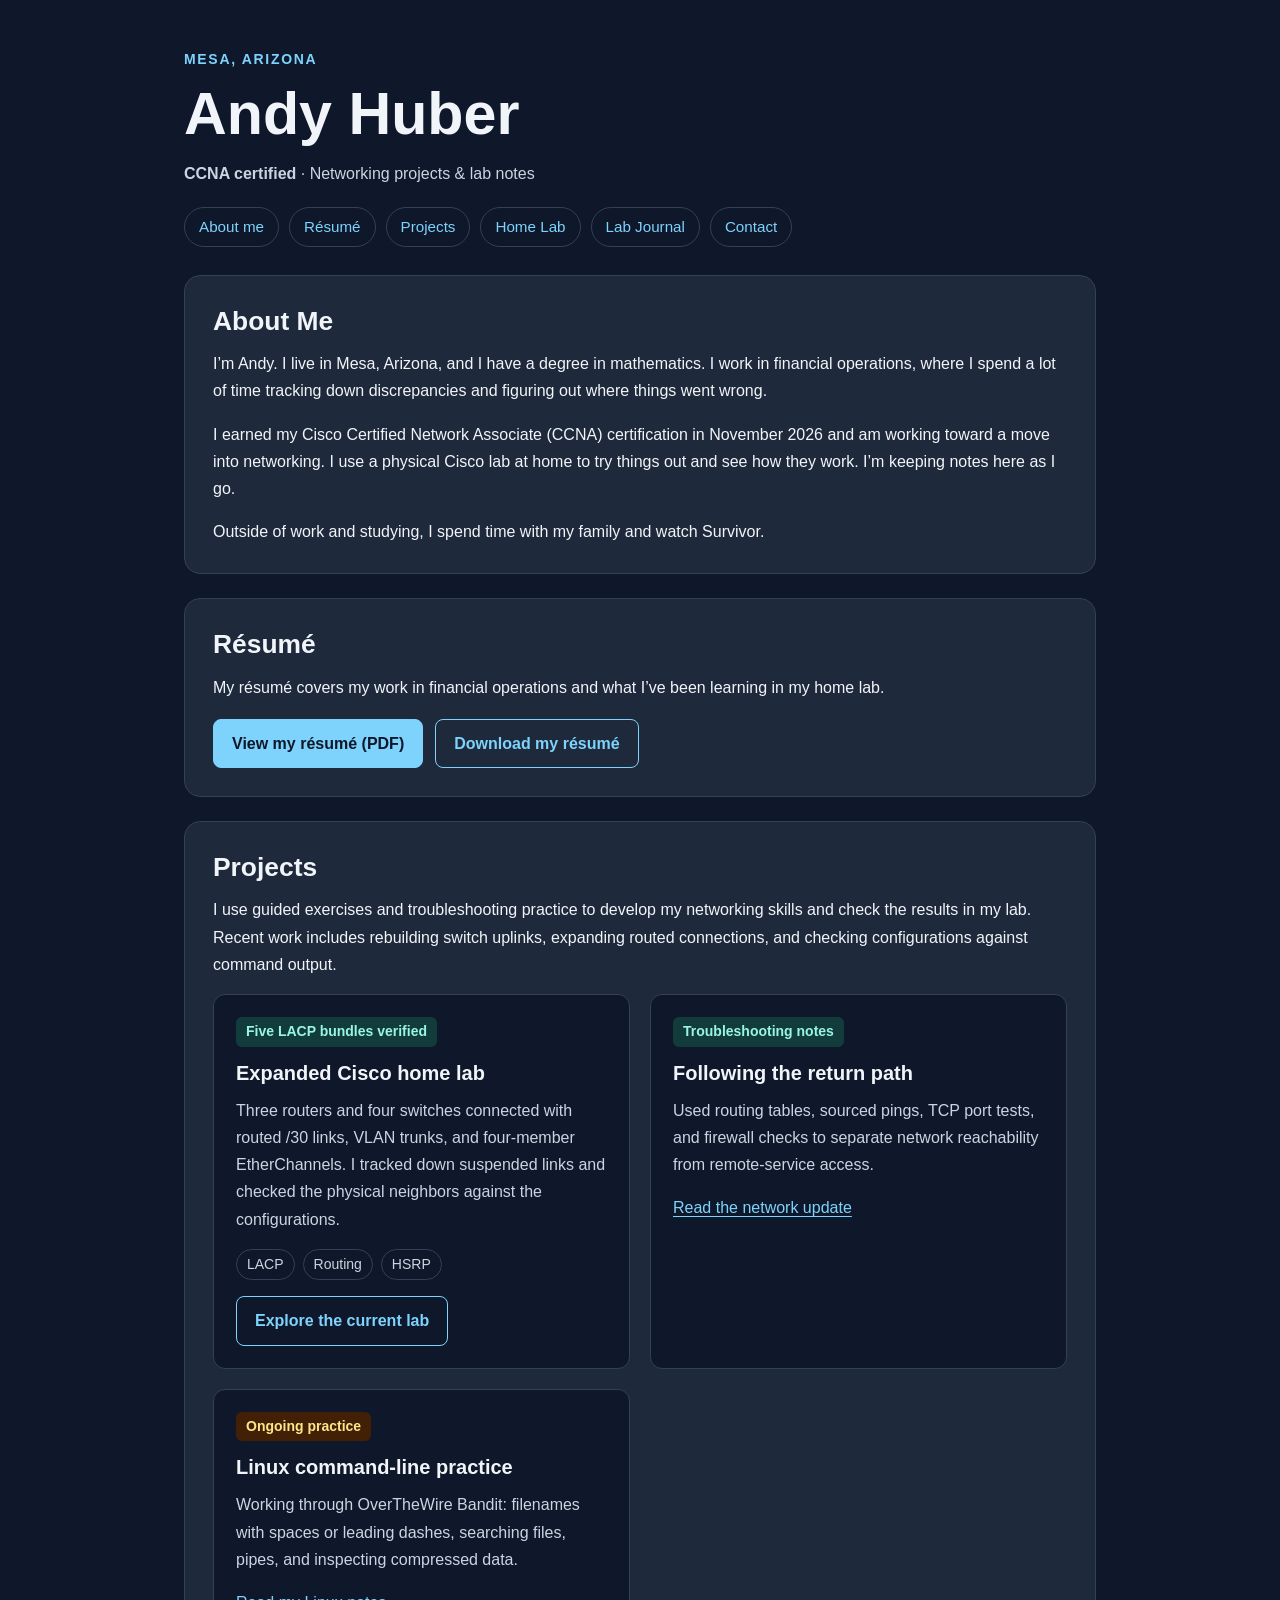
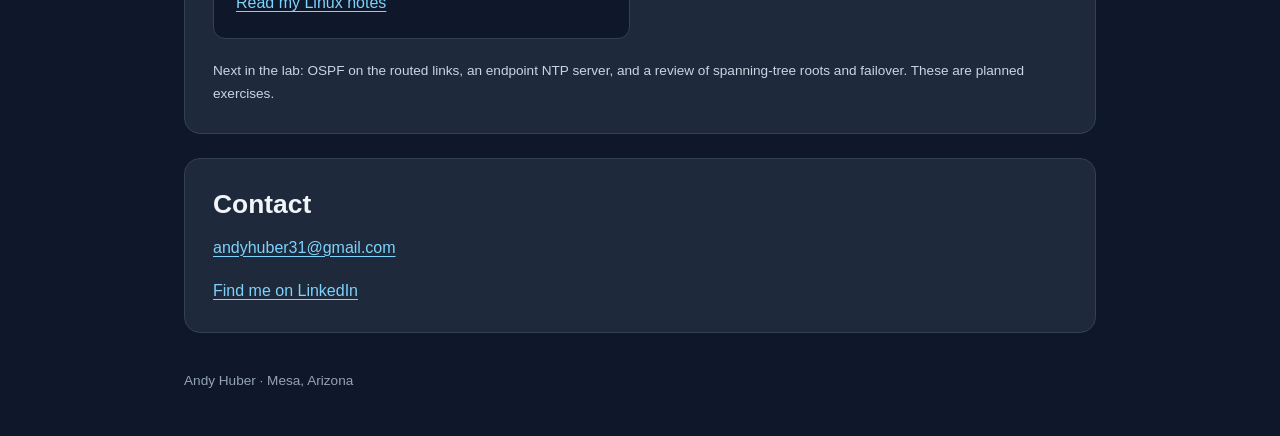
<file: index.html>
<!DOCTYPE html>
<html lang="en">
<head>
  <meta charset="UTF-8">
  <meta name="viewport" content="width=device-width, initial-scale=1">
  <title>Andy Huber, CCNA | Personal Website</title>
  <meta name="description" content="Andy Huber, Cisco Certified Network Associate (CCNA). A bit about me, my résumé, and projects and notes from my Cisco home lab.">

  <!-- Google tag (gtag.js) -->
  <script async src="https://www.googletagmanager.com/gtag/js?id=G-H0VT97FYN4"></script>
  <script>
    window.dataLayer = window.dataLayer || [];
    function gtag(){dataLayer.push(arguments);}
    gtag('js', new Date());
    gtag('config', 'G-H0VT97FYN4');
  </script>

  <link rel="stylesheet" href="portfolio.css">
</head>
<body>
  <a class="skip-link" href="#main">Skip to content</a>
  <div class="page">
    <header>
      <p class="location">MESA, ARIZONA</p>
      <h1>Andy Huber</h1>
      <p class="subtitle"><strong>CCNA certified</strong> · Networking projects &amp; lab notes</p>
      <nav aria-label="Main navigation">
        <a href="#about">About me</a>
        <a href="#resume">Résumé</a>
        <a href="#projects">Projects</a>
        <a href="home-lab.html">Home Lab</a>
        <a href="lab-journal.html">Lab Journal</a>
        <a href="#contact">Contact</a>
      </nav>
    </header>

    <main id="main">
      <section id="about" aria-labelledby="about-heading">
        <h2 id="about-heading">About Me</h2>
        <p>I’m Andy. I live in Mesa, Arizona, and I have a degree in mathematics. I work in financial operations, where I spend a lot of time tracking down discrepancies and figuring out where things went wrong.</p>
        <p>I earned my Cisco Certified Network Associate (CCNA) certification in November 2026 and am working toward a move into networking. I use a physical Cisco lab at home to try things out and see how they work. I’m keeping notes here as I go.</p>
        <p>Outside of work and studying, I spend time with my family and watch Survivor.</p>
      </section>

      <section id="resume" aria-labelledby="resume-heading">
        <h2 id="resume-heading">Résumé</h2>
        <p>My résumé covers my work in financial operations and what I’ve been learning in my home lab.</p>
        <div class="actions">
          <a class="button primary" href="resume.pdf" target="_blank" rel="noopener" data-resume-action="view">View my résumé (PDF)</a>
          <a class="button secondary" href="resume.pdf" download="Andy-Huber-Resume.pdf" data-resume-action="download">Download my résumé</a>
        </div>
      </section>

      <section id="projects" aria-labelledby="projects-heading">
        <h2 id="projects-heading">Projects</h2>
        <p>I use guided exercises and troubleshooting practice to develop my networking skills and check the results in my lab. Recent work includes rebuilding switch uplinks, expanding routed connections, and checking configurations against command output.</p>
        <div class="project-grid">
          <article class="project-card">
            <span class="badge">Five LACP bundles verified</span>
            <h3>Expanded Cisco home lab</h3>
            <p>Three routers and four switches connected with routed /30 links, VLAN trunks, and four-member EtherChannels. I tracked down suspended links and checked the physical neighbors against the configurations.</p>
            <ul class="tags"><li>LACP</li><li>Routing</li><li>HSRP</li></ul>
            <a class="button secondary" href="home-lab.html">Explore the current lab</a>
          </article>
          <article class="project-card">
            <span class="badge">Troubleshooting notes</span>
            <h3>Following the return path</h3>
            <p>Used routing tables, sourced pings, TCP port tests, and firewall checks to separate network reachability from remote-service access.</p>
            <a href="lab-journal.html#network-refresh-2026-11-16">Read the network update</a>
          </article>
          <article class="project-card">
            <span class="badge planned">Ongoing practice</span>
            <h3>Linux command-line practice</h3>
            <p>Working through OverTheWire Bandit: filenames with spaces or leading dashes, searching files, pipes, and inspecting compressed data.</p>
            <a href="lab-journal.html#linux-practice-2026-11">Read my Linux notes</a>
          </article>
        </div>
        <p class="note" style="margin-top:20px">Next in the lab: OSPF on the routed links, an endpoint NTP server, and a review of spanning-tree roots and failover. These are planned exercises.</p>
      </section>

      <section id="contact" aria-labelledby="contact-heading">
        <h2 id="contact-heading">Contact</h2>
        <p><a href="mailto:andyhuber31@gmail.com">andyhuber31@gmail.com</a></p>
        <p><a href="https://www.linkedin.com/in/andyhuber31" target="_blank" rel="noopener">Find me on LinkedIn</a></p>
      </section>
    </main>

    <footer>Andy Huber · Mesa, Arizona</footer>
  </div>

  <!-- Track the two resume links separately in Google Analytics. -->
  <script>
    document.addEventListener('click', function(event) {
      var link = event.target.closest('a[data-resume-action]');
      if (!link || typeof gtag !== 'function') return;
      var eventName = link.dataset.resumeAction === 'download'
        ? 'resume_download_click'
        : 'resume_view_click';
      gtag('event', eventName, {
        file_name: 'resume.pdf',
        link_url: link.href
      });
    });
  </script>

  <!-- Cloudflare Web Analytics -->
  <script type="module" src="https://static.cloudflareinsights.com/beacon.min.js" data-cf-beacon='{"token":"07d99b23a81049009a8aa54aee724ecf"}'></script>
  <!-- End Cloudflare Web Analytics -->
</body>
</html>
</file>
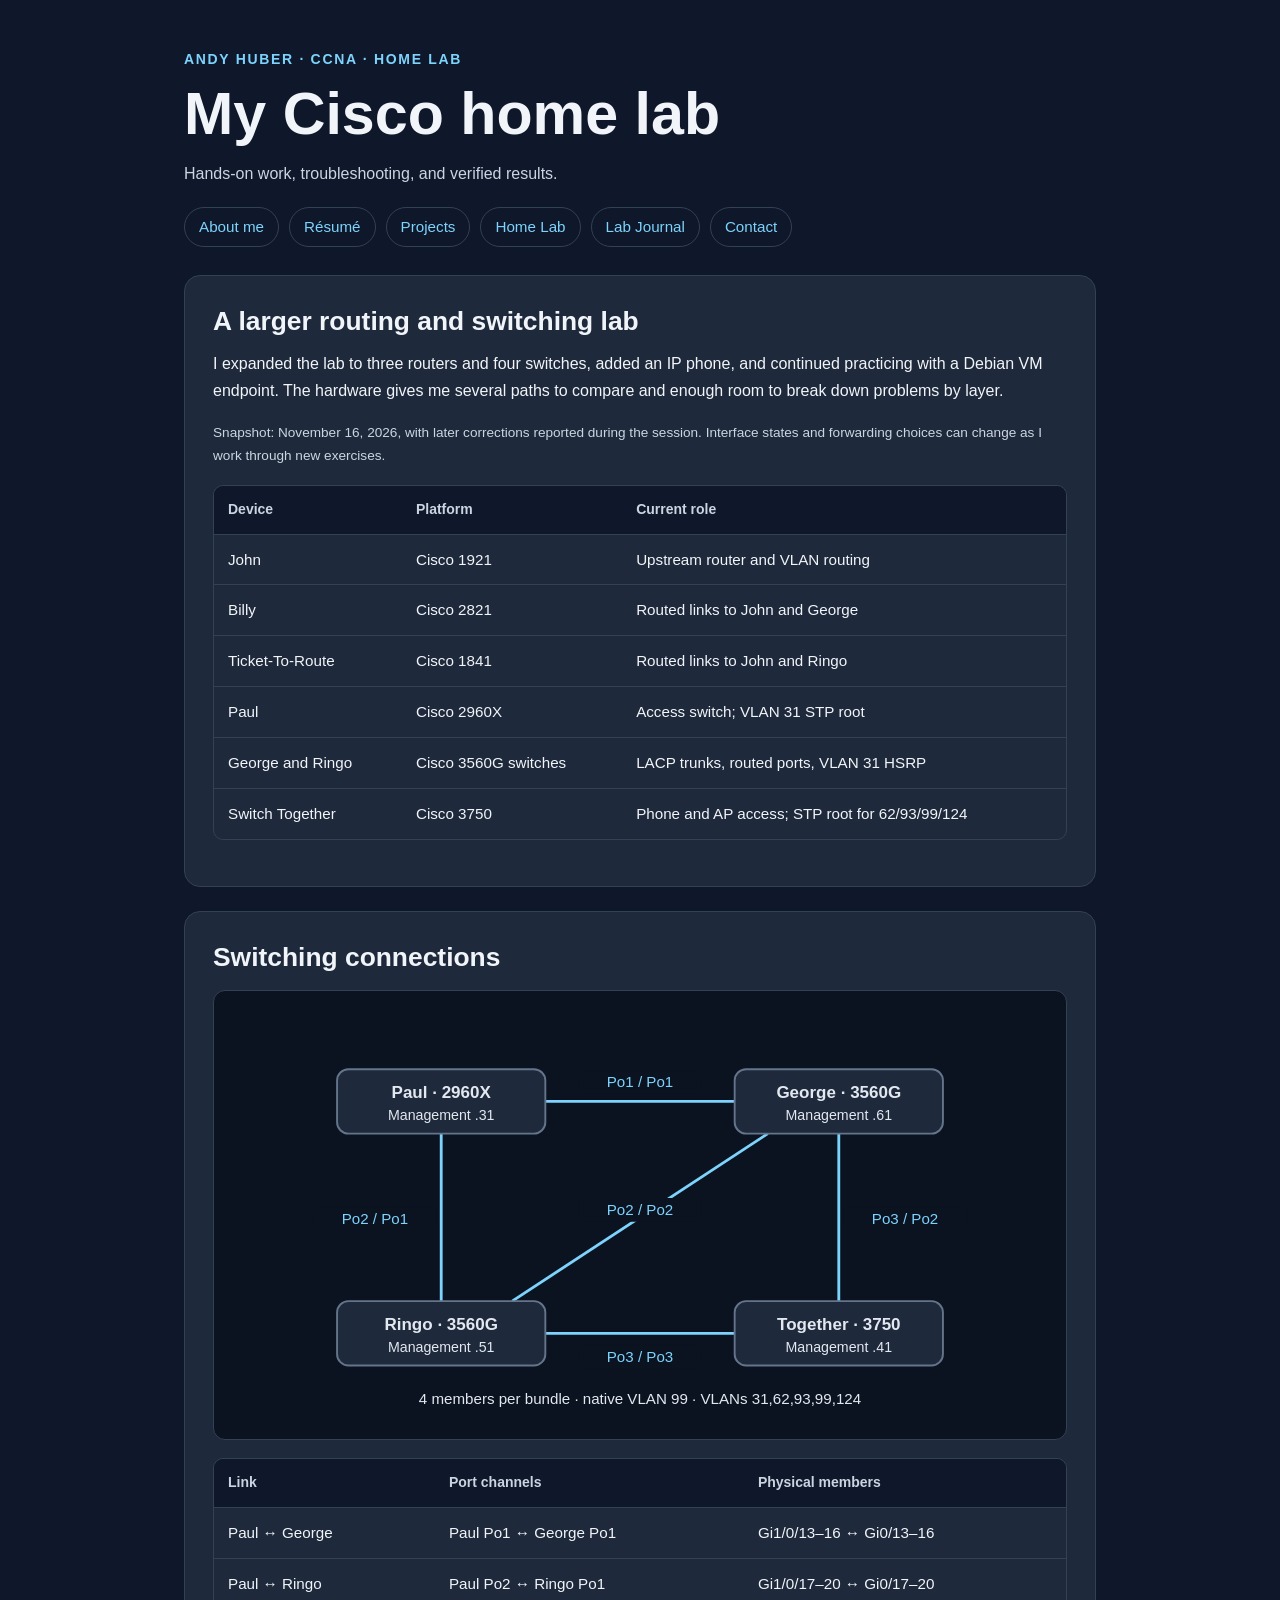
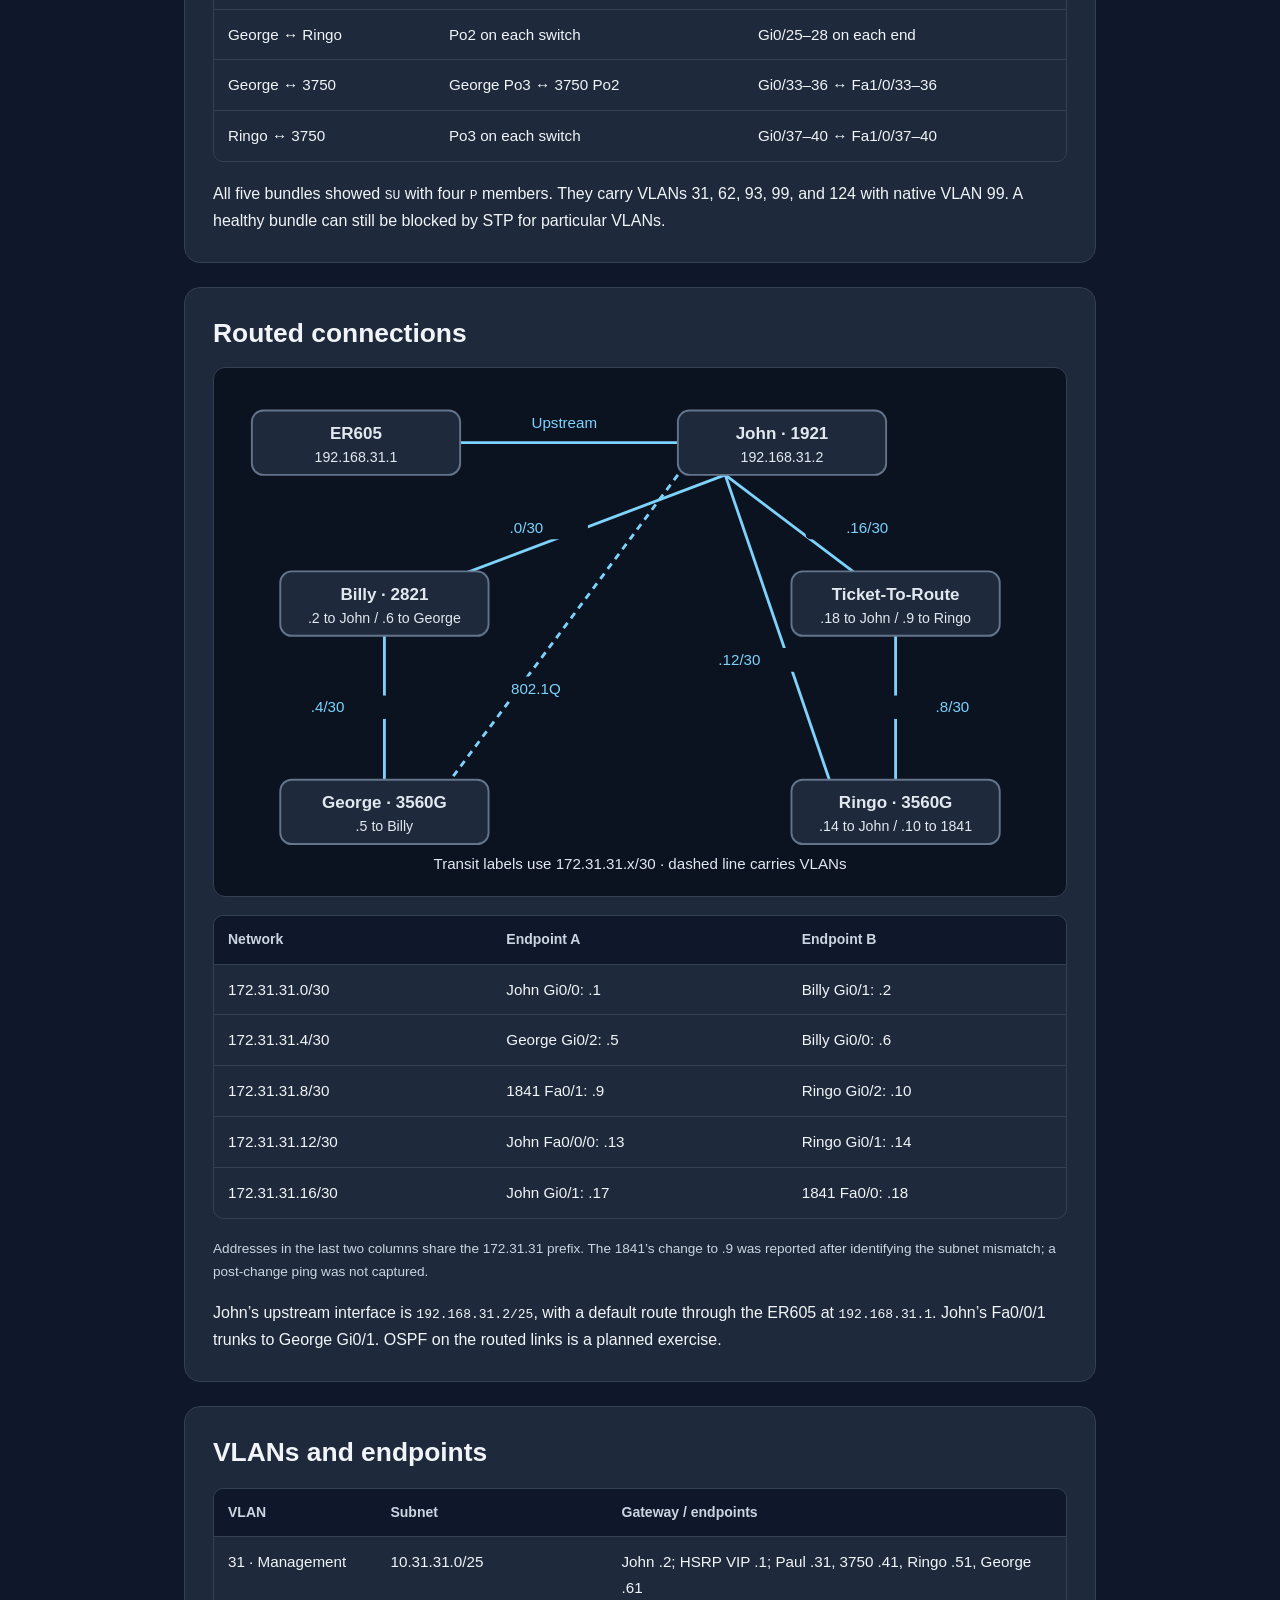
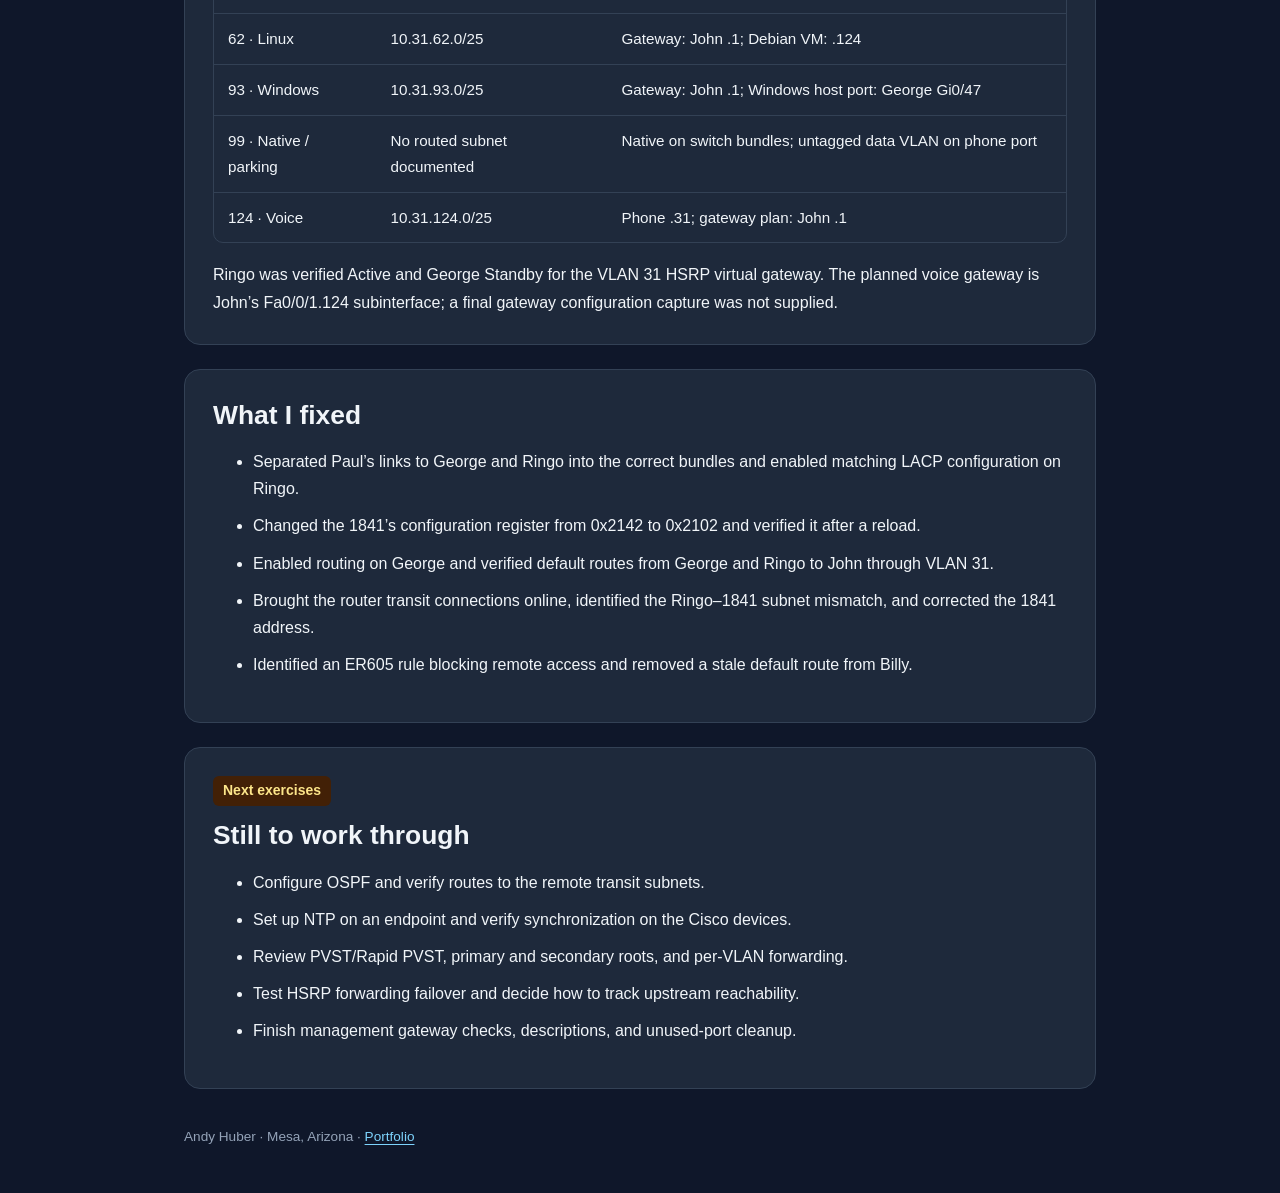
<file: home-lab.html>
<!DOCTYPE html>
<html lang="en"><head><meta charset="UTF-8"><meta name="viewport" content="width=device-width, initial-scale=1"><title>My Cisco home lab | Andy Huber, CCNA</title><meta name="description" content="Current Cisco home lab topology, five LACP bundles, routed links, VLAN addressing, and verified troubleshooting work."><link rel="stylesheet" href="portfolio.css">  <!-- Google tag (gtag.js) -->
  <script async src="https://www.googletagmanager.com/gtag/js?id=G-H0VT97FYN4"></script>
  <script>
    window.dataLayer = window.dataLayer || [];
    function gtag(){dataLayer.push(arguments);}
    gtag('js', new Date());
    gtag('config', 'G-H0VT97FYN4');
  </script></head>
<body><a class="skip-link" href="#main">Skip to content</a><div class="page"><header><p class="location">ANDY HUBER · CCNA · HOME LAB</p><h1>My Cisco home lab</h1><p class="subtitle">Hands-on work, troubleshooting, and verified results.</p><nav aria-label="Main navigation"><a href="index.html#about">About me</a><a href="index.html#resume">Résumé</a><a href="index.html#projects">Projects</a><a href="home-lab.html">Home Lab</a><a href="lab-journal.html">Lab Journal</a><a href="index.html#contact">Contact</a></nav></header><main id="main"><section><h2>A larger routing and switching lab</h2><p>I expanded the lab to three routers and four switches, added an IP phone, and continued practicing with a Debian VM endpoint. The hardware gives me several paths to compare and enough room to break down problems by layer.</p><p class="note">Snapshot: November 16, 2026, with later corrections reported during the session. Interface states and forwarding choices can change as I work through new exercises.</p><div class="table-wrap" role="region" aria-label="Device table" tabindex="0"><table><thead><tr><th scope="col">Device</th><th scope="col">Platform</th><th scope="col">Current role</th></tr></thead><tbody><tr><td>John</td><td>Cisco 1921</td><td>Upstream router and VLAN routing</td></tr><tr><td>Billy</td><td>Cisco 2821</td><td>Routed links to John and George</td></tr><tr><td>Ticket-To-Route</td><td>Cisco 1841</td><td>Routed links to John and Ringo</td></tr><tr><td>Paul</td><td>Cisco 2960X</td><td>Access switch; VLAN 31 STP root</td></tr><tr><td>George and Ringo</td><td>Cisco 3560G switches</td><td>LACP trunks, routed ports, VLAN 31 HSRP</td></tr><tr><td>Switch Together</td><td>Cisco 3750</td><td>Phone and AP access; STP root for 62/93/99/124</td></tr></tbody></table></div></section>
<section><h2>Switching connections</h2><a class="diagram-link" href="switching-topology.svg" target="_blank" rel="noopener"><img class="topology" src="switching-topology.svg" alt="Four-switch topology: Paul connects to George and Ringo; George and Ringo connect to each other and the 3750. Each connection is a four-member LACP bundle." width="900" height="450"></a><div class="table-wrap" role="region" aria-label="Link table" tabindex="0"><table><thead><tr><th scope="col">Link</th><th scope="col">Port channels</th><th scope="col">Physical members</th></tr></thead><tbody><tr><td>Paul ↔ George</td><td>Paul Po1 ↔ George Po1</td><td>Gi1/0/13–16 ↔ Gi0/13–16</td></tr><tr><td>Paul ↔ Ringo</td><td>Paul Po2 ↔ Ringo Po1</td><td>Gi1/0/17–20 ↔ Gi0/17–20</td></tr><tr><td>George ↔ Ringo</td><td>Po2 on each switch</td><td>Gi0/25–28 on each end</td></tr><tr><td>George ↔ 3750</td><td>George Po3 ↔ 3750 Po2</td><td>Gi0/33–36 ↔ Fa1/0/33–36</td></tr><tr><td>Ringo ↔ 3750</td><td>Po3 on each switch</td><td>Gi0/37–40 ↔ Fa1/0/37–40</td></tr></tbody></table></div><p>All five bundles showed <code>SU</code> with four <code>P</code> members. They carry VLANs 31, 62, 93, 99, and 124 with native VLAN 99. A healthy bundle can still be blocked by STP for particular VLANs.</p></section>
<section><h2>Routed connections</h2><a class="diagram-link" href="routed-topology.svg" target="_blank" rel="noopener"><img class="topology" src="routed-topology.svg" alt="John connects upstream to ER605 and by routed links to Billy, Ringo, and the 1841. Billy connects to George, and the 1841 connects to Ringo. John also trunks VLANs to George." width="900" height="530"></a><div class="table-wrap" role="region" aria-label="Network table" tabindex="0"><table><thead><tr><th scope="col">Network</th><th scope="col">Endpoint A</th><th scope="col">Endpoint B</th></tr></thead><tbody><tr><td>172.31.31.0/30</td><td>John Gi0/0: .1</td><td>Billy Gi0/1: .2</td></tr><tr><td>172.31.31.4/30</td><td>George Gi0/2: .5</td><td>Billy Gi0/0: .6</td></tr><tr><td>172.31.31.8/30</td><td>1841 Fa0/1: .9</td><td>Ringo Gi0/2: .10</td></tr><tr><td>172.31.31.12/30</td><td>John Fa0/0/0: .13</td><td>Ringo Gi0/1: .14</td></tr><tr><td>172.31.31.16/30</td><td>John Gi0/1: .17</td><td>1841 Fa0/0: .18</td></tr></tbody></table></div><p class="note">Addresses in the last two columns share the 172.31.31 prefix. The 1841’s change to .9 was reported after identifying the subnet mismatch; a post-change ping was not captured.</p><p>John’s upstream interface is <code>192.168.31.2/25</code>, with a default route through the ER605 at <code>192.168.31.1</code>. John’s Fa0/0/1 trunks to George Gi0/1. OSPF on the routed links is a planned exercise.</p></section>
<section><h2>VLANs and endpoints</h2><div class="table-wrap" role="region" aria-label="VLAN table" tabindex="0"><table><thead><tr><th scope="col">VLAN</th><th scope="col">Subnet</th><th scope="col">Gateway / endpoints</th></tr></thead><tbody><tr><td>31 · Management</td><td>10.31.31.0/25</td><td>John .2; HSRP VIP .1; Paul .31, 3750 .41, Ringo .51, George .61</td></tr><tr><td>62 · Linux</td><td>10.31.62.0/25</td><td>Gateway: John .1; Debian VM: .124</td></tr><tr><td>93 · Windows</td><td>10.31.93.0/25</td><td>Gateway: John .1; Windows host port: George Gi0/47</td></tr><tr><td>99 · Native / parking</td><td>No routed subnet documented</td><td>Native on switch bundles; untagged data VLAN on phone port</td></tr><tr><td>124 · Voice</td><td>10.31.124.0/25</td><td>Phone .31; gateway plan: John .1</td></tr></tbody></table></div><p>Ringo was verified Active and George Standby for the VLAN 31 HSRP virtual gateway. The planned voice gateway is John’s Fa0/0/1.124 subinterface; a final gateway configuration capture was not supplied.</p></section>
<section><h2>What I fixed</h2><ul class="next-list"><li>Separated Paul’s links to George and Ringo into the correct bundles and enabled matching LACP configuration on Ringo.</li><li>Changed the 1841’s configuration register from 0x2142 to 0x2102 and verified it after a reload.</li><li>Enabled routing on George and verified default routes from George and Ringo to John through VLAN 31.</li><li>Brought the router transit connections online, identified the Ringo–1841 subnet mismatch, and corrected the 1841 address.</li><li>Identified an ER605 rule blocking remote access and removed a stale default route from Billy.</li></ul></section>
<section><span class="badge planned">Next exercises</span><h2>Still to work through</h2><ul class="next-list"><li>Configure OSPF and verify routes to the remote transit subnets.</li><li>Set up NTP on an endpoint and verify synchronization on the Cisco devices.</li><li>Review PVST/Rapid PVST, primary and secondary roots, and per-VLAN forwarding.</li><li>Test HSRP forwarding failover and decide how to track upstream reachability.</li><li>Finish management gateway checks, descriptions, and unused-port cleanup.</li></ul></section></main><footer>Andy Huber · Mesa, Arizona · <a href="index.html">Portfolio</a></footer></div>  <!-- Cloudflare Web Analytics -->
  <script type="module" src="https://static.cloudflareinsights.com/beacon.min.js" data-cf-beacon='{"token":"07d99b23a81049009a8aa54aee724ecf"}'></script>
  <!-- End Cloudflare Web Analytics --></body></html>
</file>
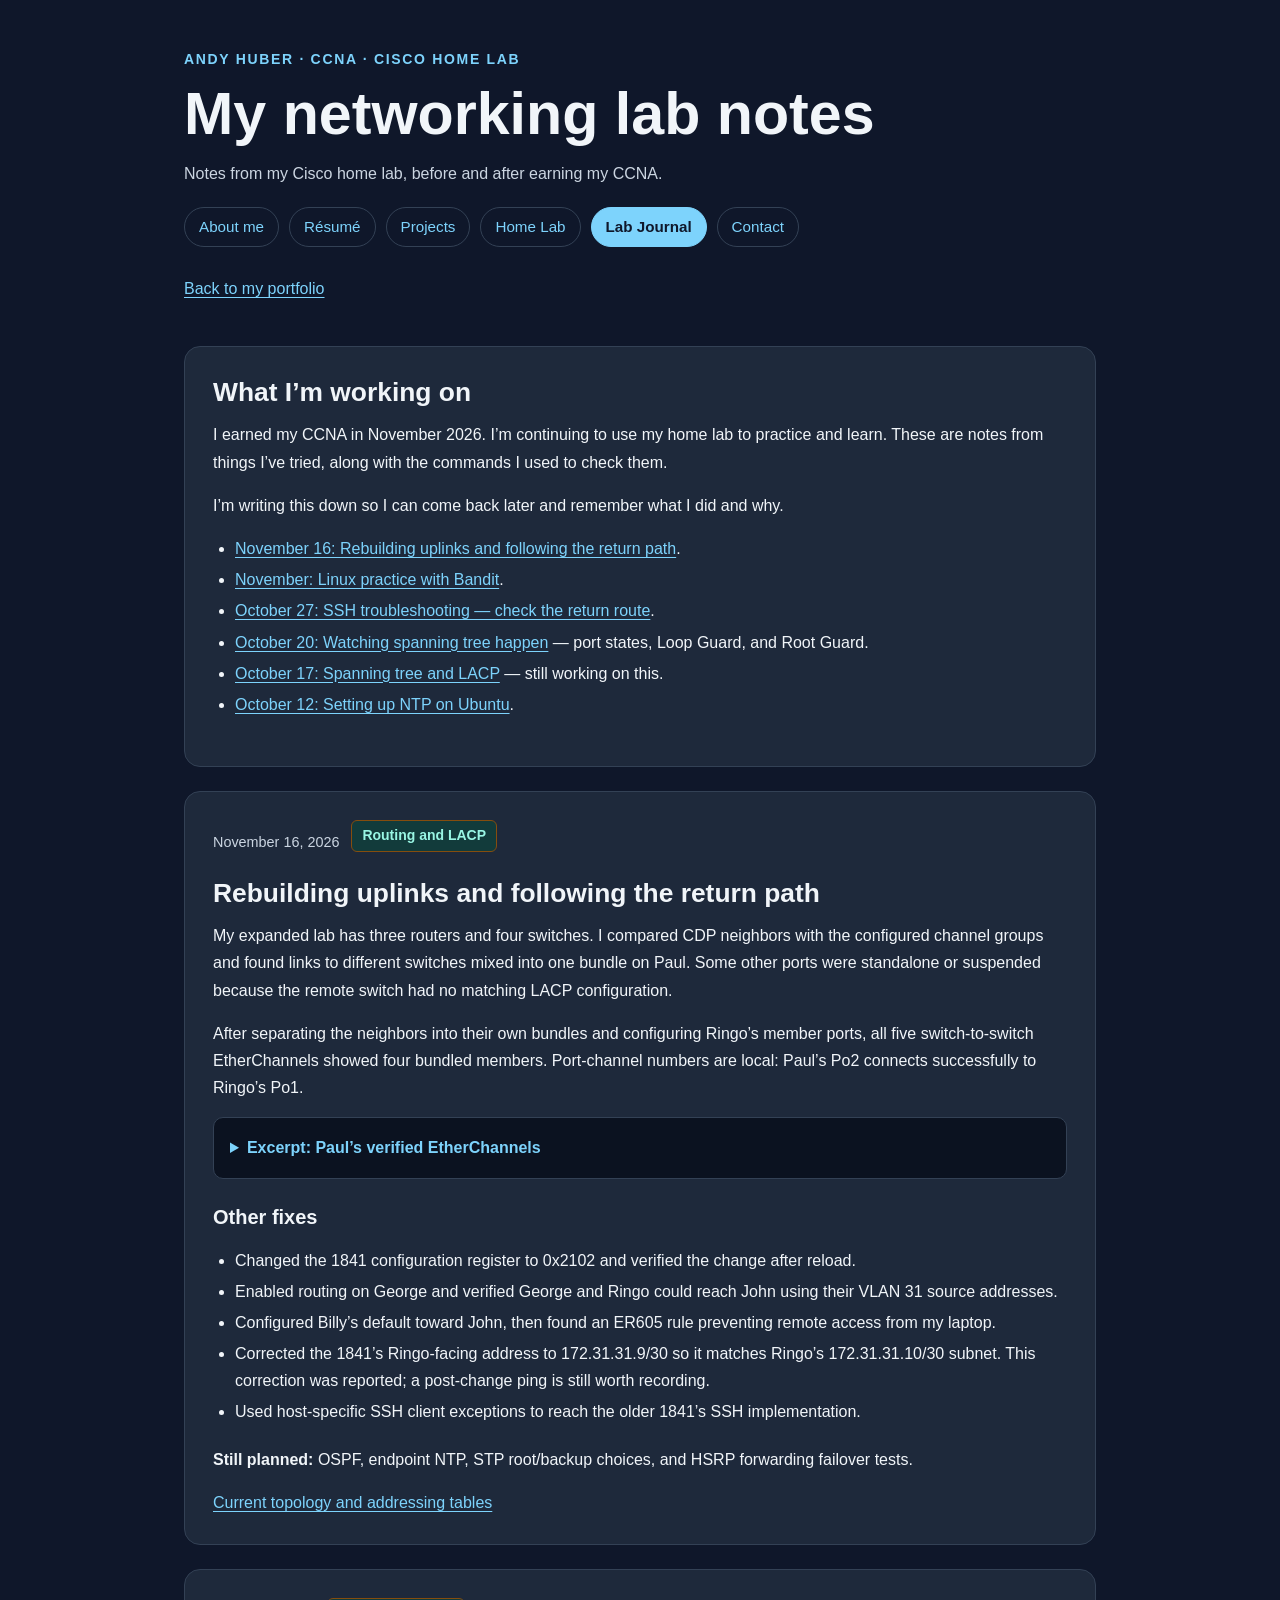
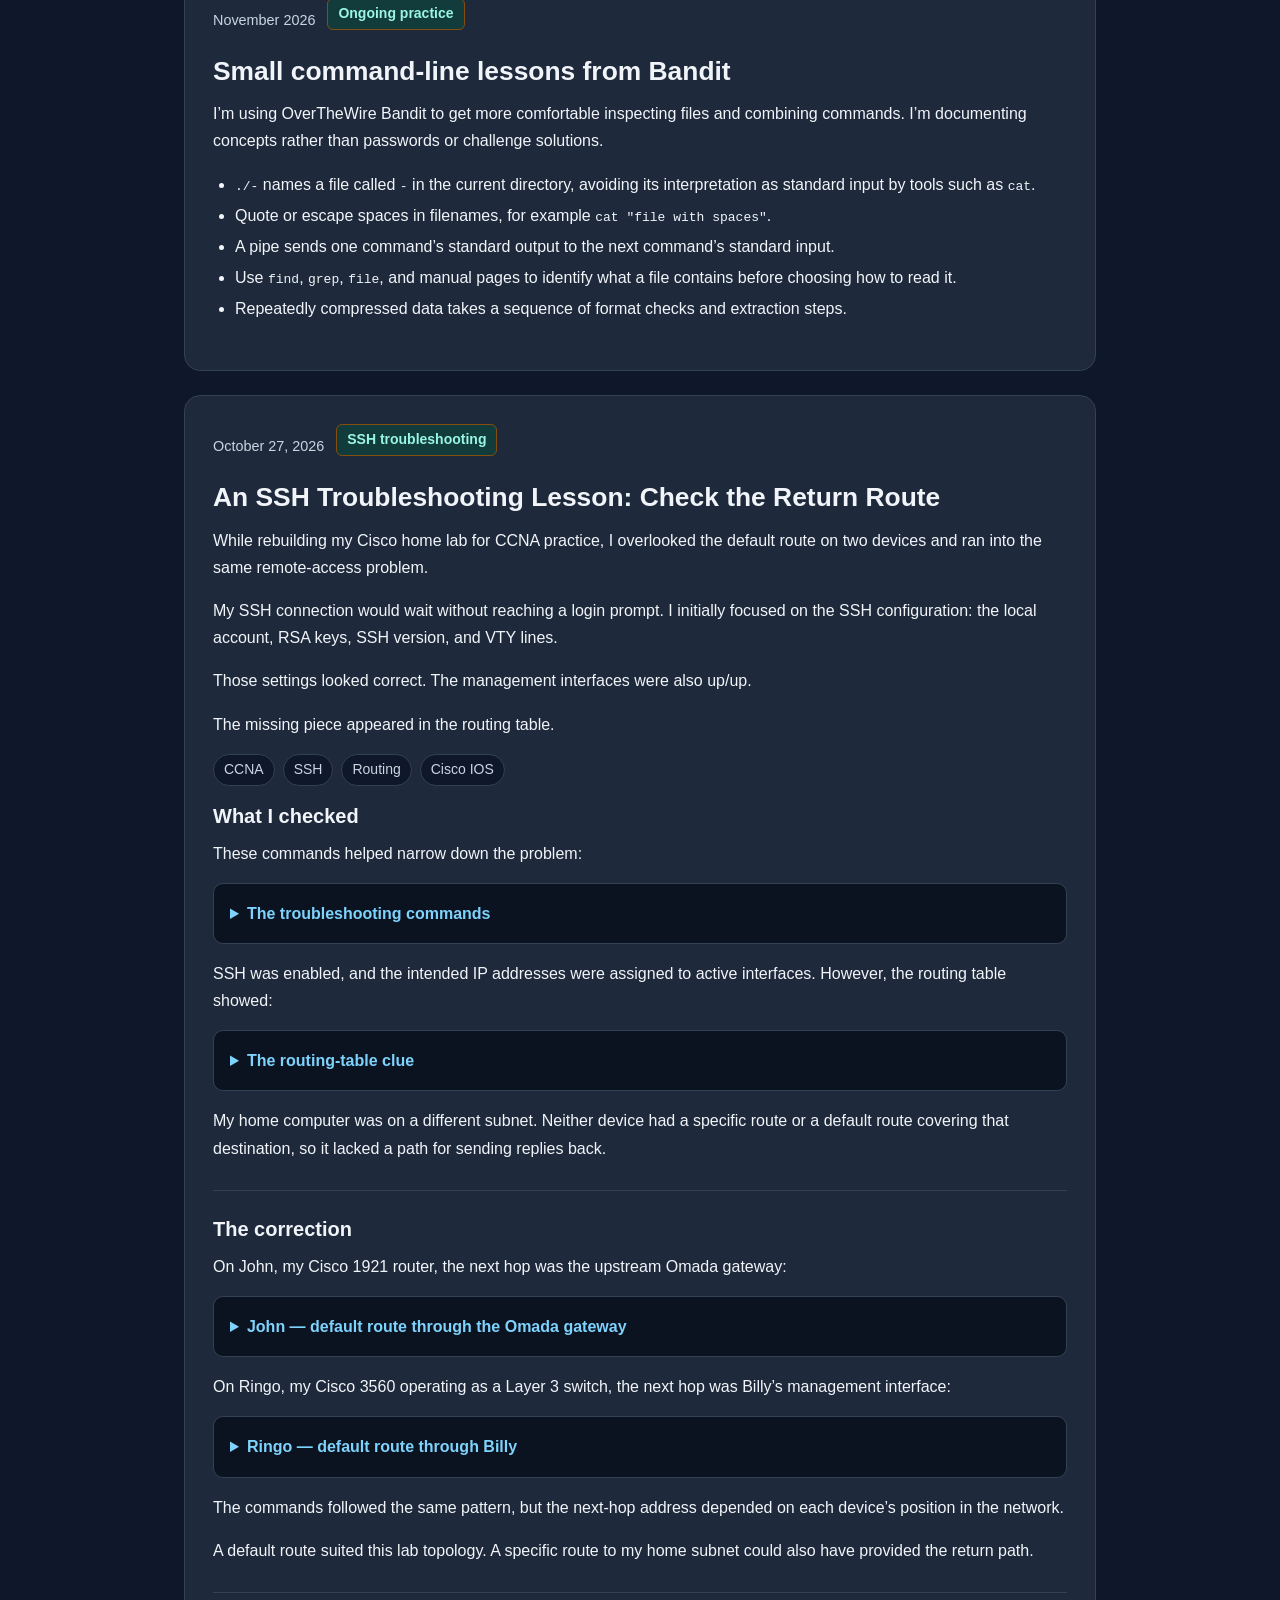
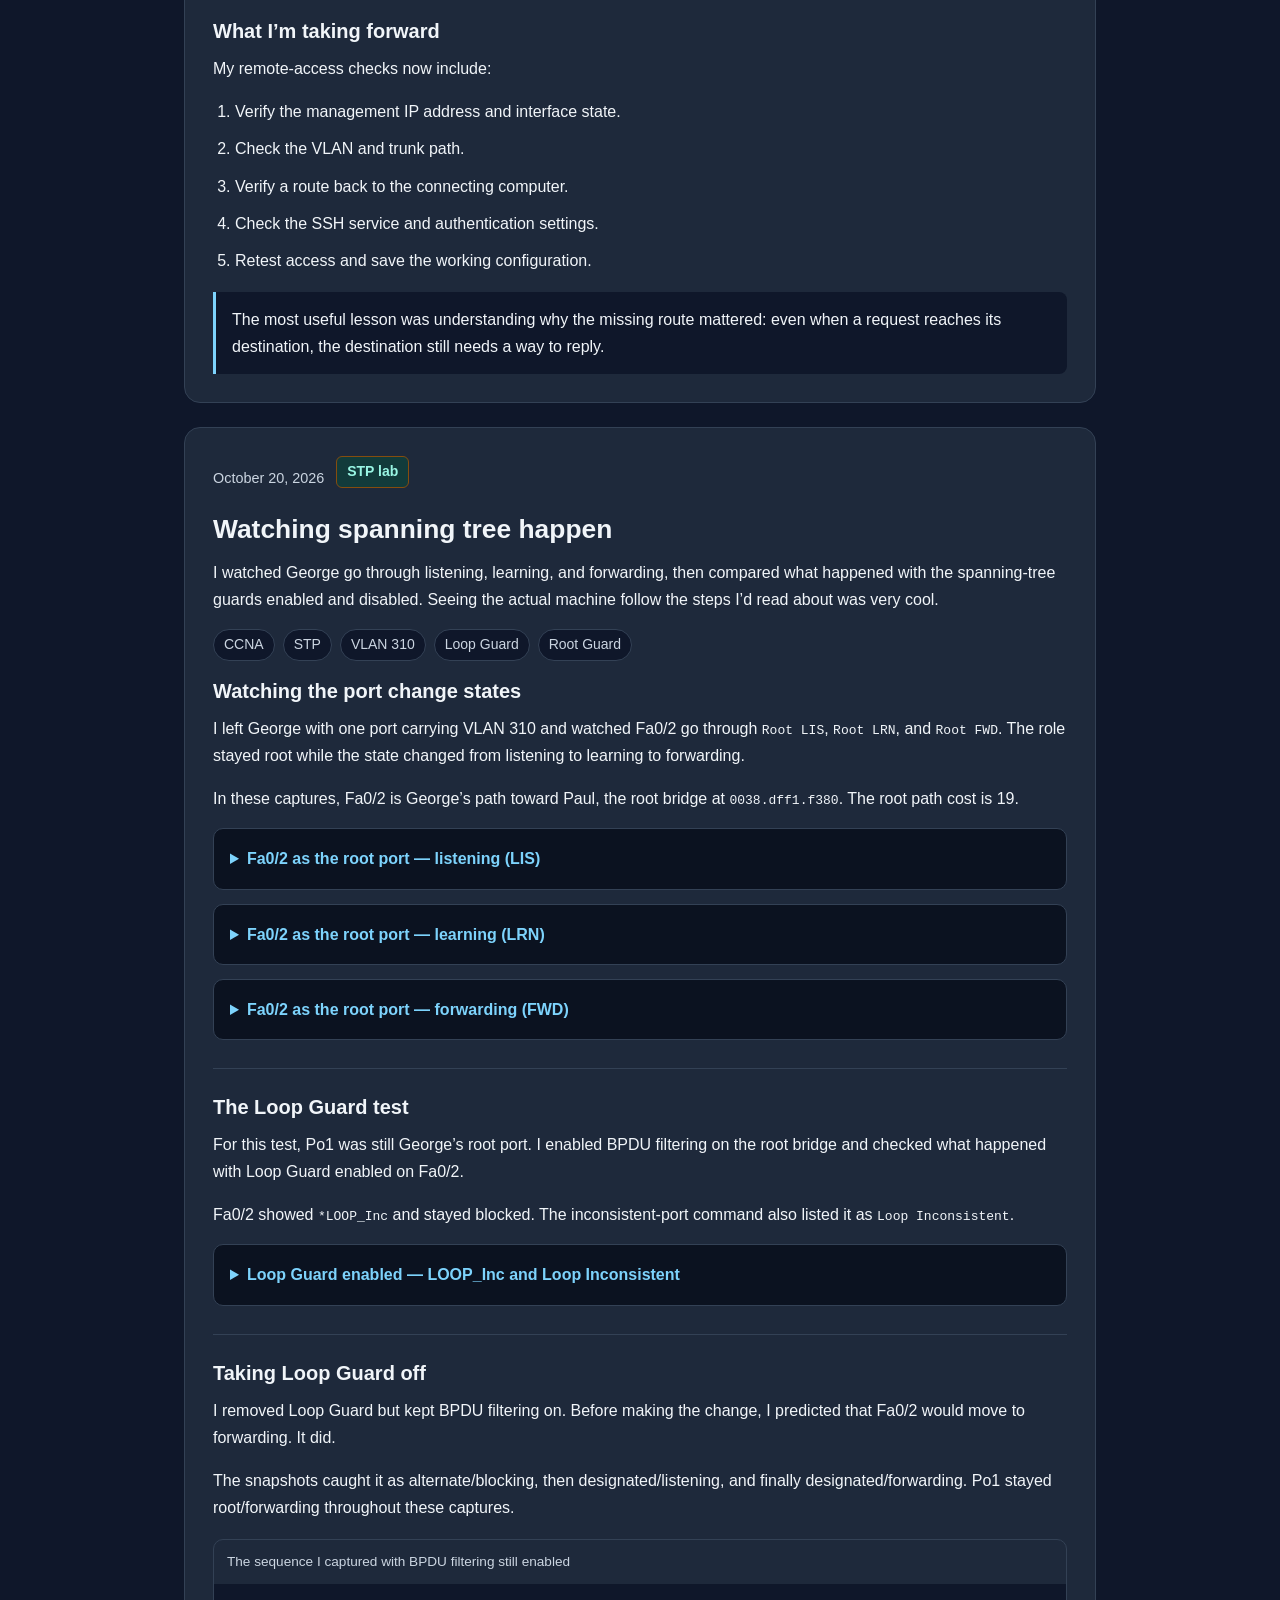
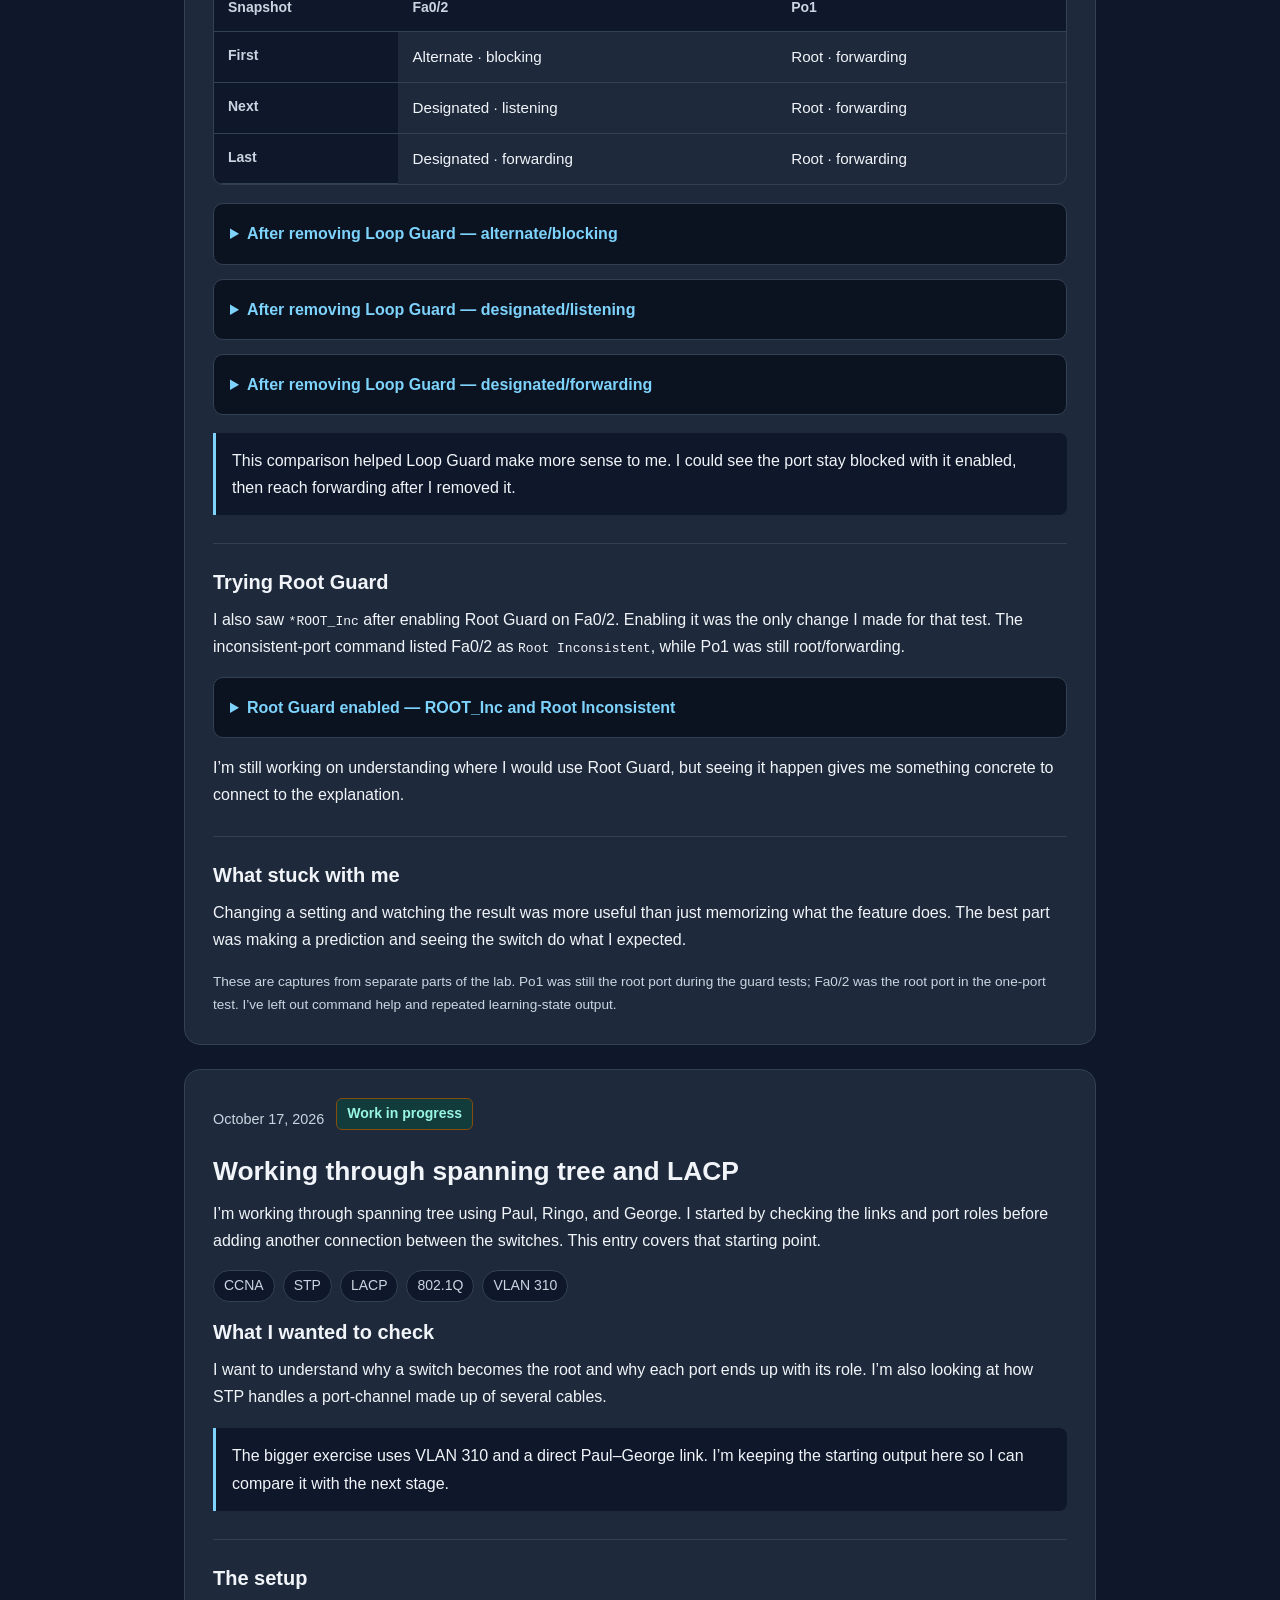
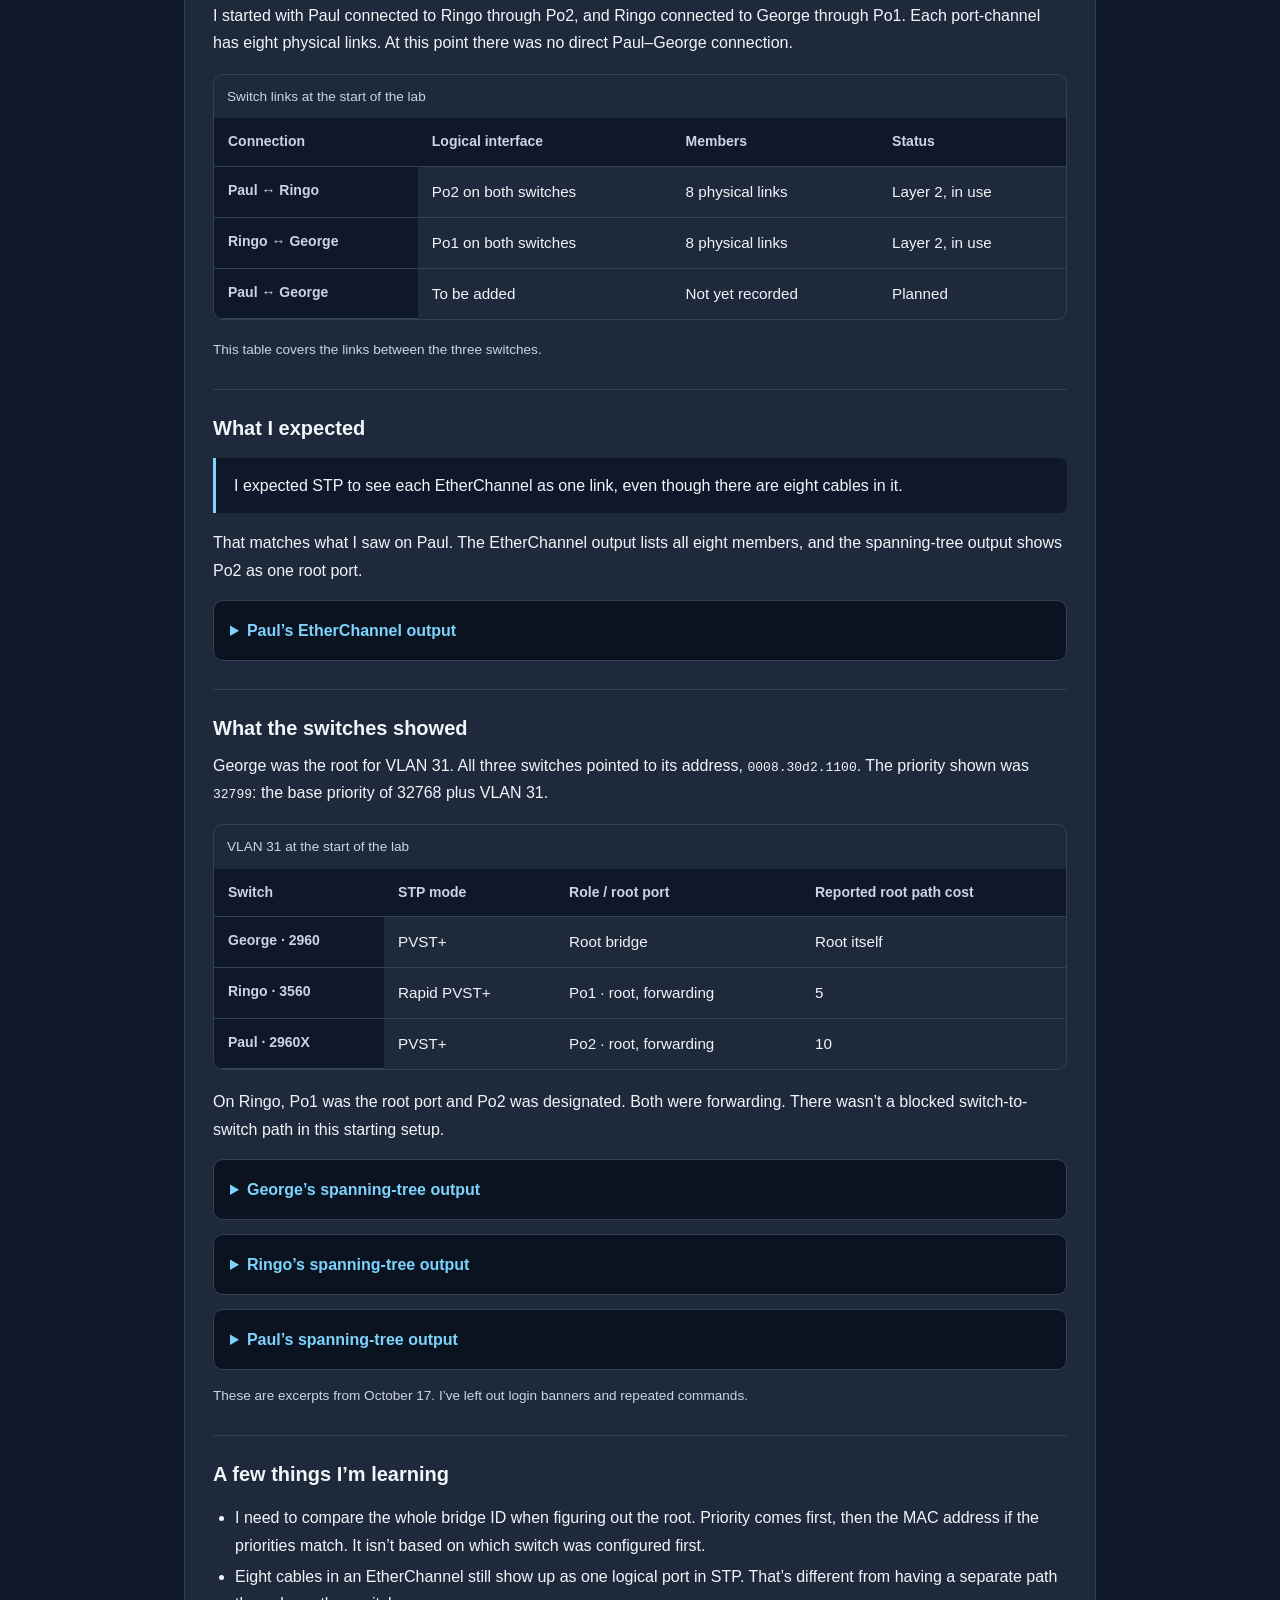
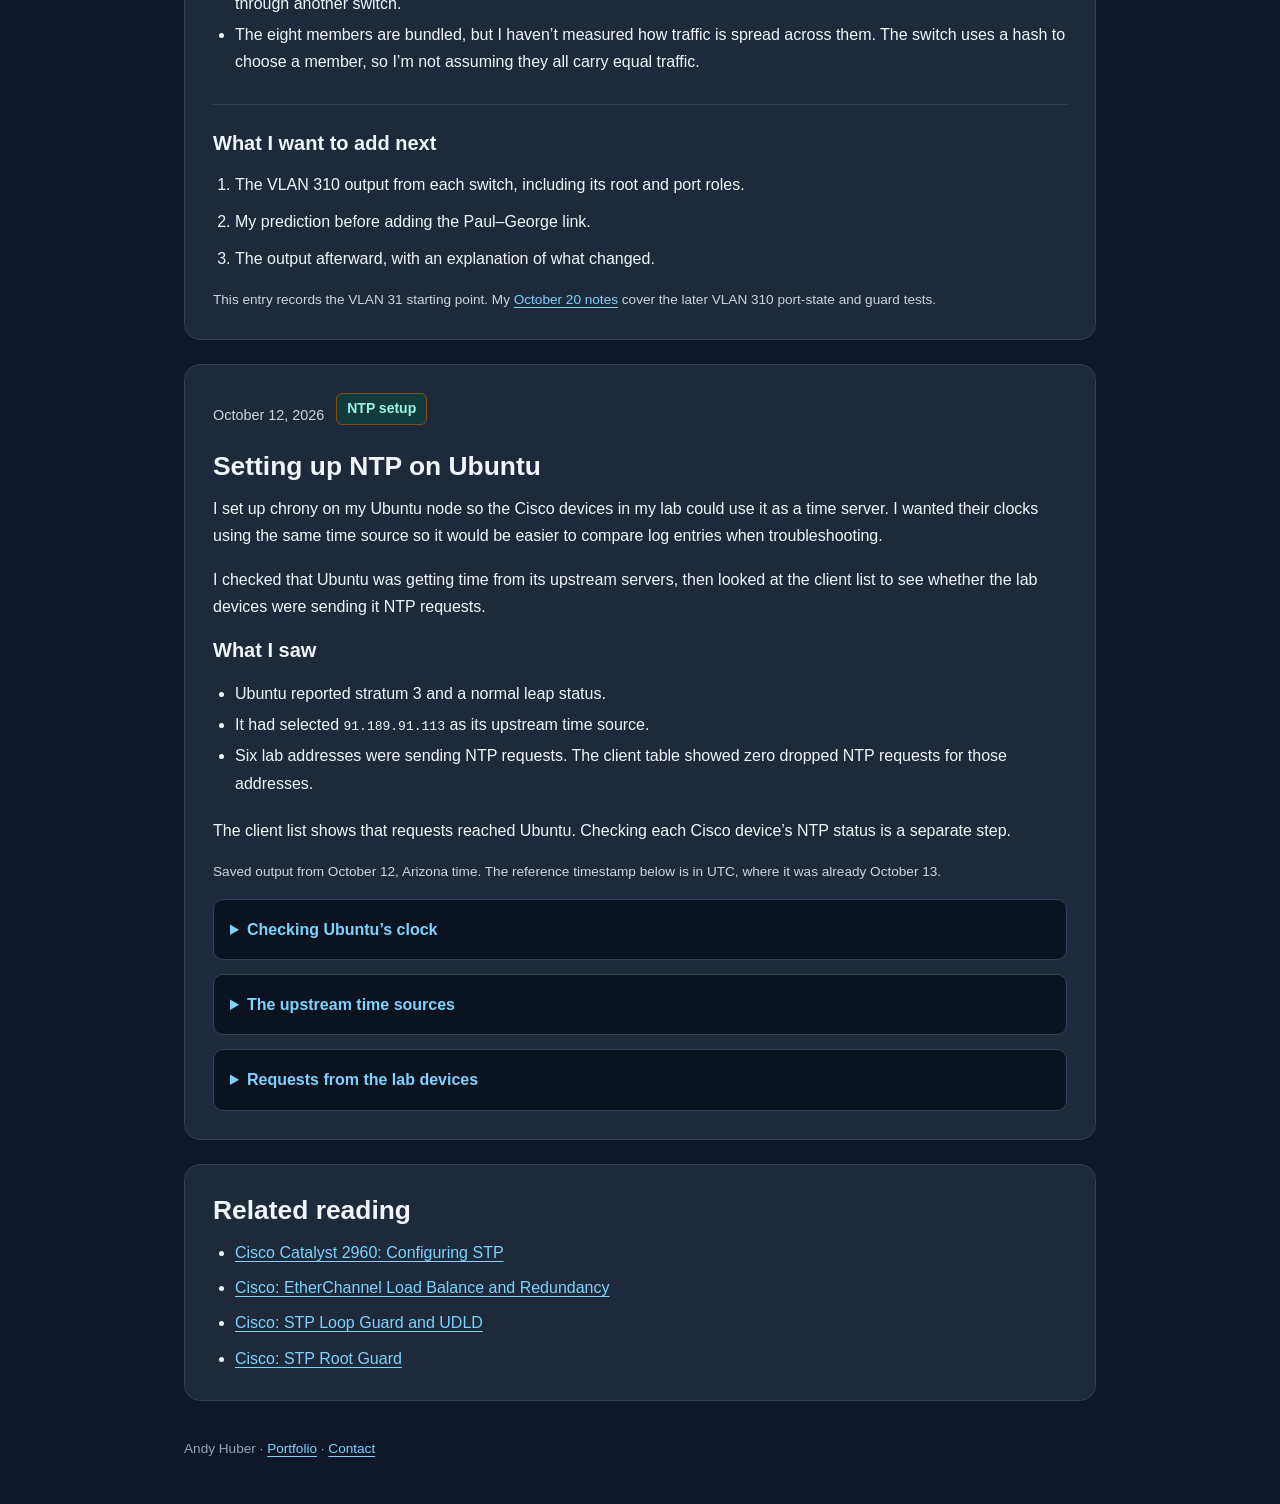
<file: lab-journal.html>
<!DOCTYPE html>
<html lang="en">
<head>
  <meta charset="UTF-8">
  <meta name="viewport" content="width=device-width, initial-scale=1">
  <title>Lab Journal | Andy Huber</title>
  <meta name="description" content="Notes from Andy Huber’s home lab: Cisco routing, EtherChannels, spanning tree, remote access, and Linux practice.">
  <!-- Google tag (gtag.js) -->
  <script async src="https://www.googletagmanager.com/gtag/js?id=G-H0VT97FYN4"></script>
  <script>
    window.dataLayer = window.dataLayer || [];
    function gtag(){dataLayer.push(arguments);}
    gtag('js', new Date());
    gtag('config', 'G-H0VT97FYN4');
  </script>
  <style>
    :root {
      color-scheme: dark;
      --background: #0f172a;
      --panel: #1e293b;
      --border: #334155;
      --text: #f1f5f9;
      --muted: #cbd5e1;
      --link: #7dd3fc;
    }
    * { box-sizing: border-box; }
    html { scroll-padding-top: 24px; }
    body {
      margin: 0;
      background: var(--background);
      color: var(--text);
      font-family: Arial, sans-serif;
      line-height: 1.7;
    }
    .page { max-width: 960px; margin: 0 auto; padding: 48px 24px 24px; }
    header { margin-bottom: 28px; }
    .location {
      margin: 0 0 8px;
      font-size: 0.8rem;
      font-weight: bold;
      letter-spacing: 0.12em;
      color: var(--link);
    }
    h1 { margin: 0; font-size: clamp(2.4rem, 7vw, 3.7rem); line-height: 1.15; }
    .subtitle { margin: 12px 0 20px; color: var(--muted); }
    h2 { margin: 0 0 12px; font-size: 1.65rem; line-height: 1.3; }
    h3 { margin: 0 0 10px; font-size: 1.25rem; line-height: 1.4; }
    p { margin: 0 0 16px; }
    p:last-child { margin-bottom: 0; }
    a { color: var(--link); text-underline-offset: 3px; }
    a:hover { color: #bae6fd; }
    a:focus-visible, summary:focus-visible, pre:focus-visible {
      outline: 3px solid #7dd3fc;
      outline-offset: 4px;
    }
    nav { display: flex; flex-wrap: wrap; gap: 10px; }
    nav a {
      padding: 6px 14px;
      border: 1px solid var(--border);
      border-radius: 999px;
      text-decoration: none;
      font-size: 0.95rem;
    }
    nav a:hover { background: var(--panel); }
    section {
      background: var(--panel);
      border: 1px solid var(--border);
      border-radius: 16px;
      padding: 28px;
      margin: 24px 0;
    }
    .actions { display: flex; flex-wrap: wrap; gap: 12px; margin: 18px 0 0; }
    .button {
      display: inline-flex;
      justify-content: center;
      align-items: center;
      padding: 10px 18px;
      border: 1px solid #7dd3fc;
      border-radius: 8px;
      font-weight: bold;
      text-decoration: none;
      min-height: 44px;
    }
    .button.primary { background: #7dd3fc; color: #0f172a; }
    .button.primary:hover { background: #bae6fd; }
    .button.secondary:hover { background: #0f172a; }
    .tags {
      display: flex;
      flex-wrap: wrap;
      gap: 8px;
      list-style: none;
      padding: 0;
      margin: 16px 0;
    }
    .tags li {
      background: #0f172a;
      border: 1px solid var(--border);
      border-radius: 999px;
      padding: 3px 10px;
      font-size: 0.8rem;
      color: var(--muted);
    }
    .lab-project + .lab-project {
      margin-top: 32px;
      padding-top: 28px;
      border-top: 1px solid #475569;
    }
    .project-list { padding-left: 22px; margin: 16px 0 20px; }
    .project-list li + li { margin-top: 4px; }
    figure { margin: 20px 0 0; }
    .diagram-link { display: block; border-radius: 12px; }
    .diagram {
      display: block;
      width: 100%;
      height: auto;
      background: white;
      border: 1px solid var(--border);
      border-radius: 12px;
    }
    figcaption, .snapshot, .note { font-size: 0.85rem; color: var(--muted); }
    figcaption { margin-top: 10px; }
    .results {
      display: grid;
      grid-template-columns: repeat(3, minmax(0, 1fr));
      gap: 12px;
      margin: 20px 0;
    }
    .results div {
      background: #0f172a;
      border: 1px solid var(--border);
      border-radius: 10px;
      padding: 14px;
    }
    .results dt { color: var(--muted); font-size: 0.8rem; }
    .results dd { margin: 4px 0 0; font-size: 1.1rem; font-weight: bold; }
    .finding {
      background: #0f172a;
      border-left: 3px solid #7dd3fc;
      border-radius: 0 8px 8px 0;
      padding: 14px 16px;
      margin: 18px 0;
    }
    .finding code, p code { overflow-wrap: anywhere; }
    .evidence {
      margin-top: 14px;
      padding: 16px;
      background: #0b1220;
      border: 1px solid var(--border);
      border-radius: 10px;
    }
    .evidence summary { cursor: pointer; color: var(--link); font-weight: bold; }
    .evidence[open] summary { margin-bottom: 14px; }
    .evidence pre {
      overflow: auto;
      max-height: 420px;
      white-space: pre;
      margin: 0;
      padding: 4px 0 8px;
      font: 13px/1.6 Consolas, "Liberation Mono", monospace;
      color: #e2e8f0;
    }
    footer { padding: 12px 0 20px; color: #94a3b8; font-size: 0.85rem; }
    @media (max-width: 600px) {
      .page { padding: 32px 16px 16px; }
      section { padding: 20px; border-radius: 12px; }
      .results { grid-template-columns: 1fr; }
      .actions .button { flex: 1 1 180px; }
      .evidence { padding: 12px; }
    }
  

    nav a[aria-current="page"] { background: #7dd3fc; color: #0f172a; border-color: #7dd3fc; font-weight: bold; }
    .entry-meta { display: flex; align-items: center; flex-wrap: wrap; gap: 12px; margin: 0 0 12px; color: var(--muted); font-size: 0.9rem; }
    .badge { display: inline-block; border-radius: 999px; padding: 2px 11px; background: #422006; color: #fde68a; border: 1px solid #854d0e; font-size: 0.8rem; font-weight: bold; }
    .journal-section + .journal-section { margin-top: 28px; padding-top: 24px; border-top: 1px solid var(--border); }
    .table-wrap { overflow-x: auto; margin: 16px 0 20px; border: 1px solid var(--border); border-radius: 8px; }
    table { width: 100%; border-collapse: collapse; min-width: 520px; font-size: 0.9rem; }
    th, td { padding: 11px 13px; text-align: left; vertical-align: top; border-bottom: 1px solid var(--border); }
    th { background: #0f172a; color: var(--muted); font-size: 0.8rem; }
    tr:last-child td { border-bottom: 0; }
    .table-wrap:focus-visible { outline: 3px solid #7dd3fc; outline-offset: 4px; }
    .status-list { margin: 14px 0 0; padding-left: 22px; }
    .status-list li + li { margin-top: 10px; }
    .back-link { display: inline-block; margin-bottom: 20px; }
    .reference-list { margin: 0; padding-left: 22px; }
    .reference-list li + li { margin-top: 8px; }
    blockquote { margin: 16px 0; padding: 14px 18px; border-left: 3px solid #7dd3fc; background: #0f172a; border-radius: 0 8px 8px 0; }

  
    .location, .tags li, .results dt, .badge, th { font-size: .875rem; }
    .project-grid { display:grid; grid-template-columns:repeat(2,minmax(0,1fr)); gap:20px; }
    .project-card { border:1px solid var(--border); border-radius:12px; padding:22px; background:#0f172a; }
    .project-card p { color:var(--muted); }
    .badge { display:inline-block; padding:3px 10px; border-radius:6px; font-weight:bold; margin-bottom:12px; background:#123b3b; color:#99f6e4; }
    .badge.planned { background:#422006; color:#fde68a; }
    .table-wrap { overflow-x:auto; border:1px solid var(--border); border-radius:10px; margin:18px 0; }
    table { width:100%; border-collapse:collapse; min-width:580px; font-size:.95rem; }
    th,td { text-align:left; padding:12px 14px; border-bottom:1px solid var(--border); vertical-align:top; }
    th { background:#0f172a; color:#cbd5e1; } tr:last-child td { border-bottom:0; }
    .diagram { background:#0b1220; } .diagram-link { margin:16px 0; }
    .topology { width:100%; display:block; border:1px solid var(--border); border-radius:12px; background:#0b1220; }
    .skip-link { position:absolute;top:-80px;left:16px;background:#7dd3fc;color:#0f172a;padding:10px;z-index:10; }
    .skip-link:focus { top:10px; }
    pre { overflow-x:auto; background:#0b1220; padding:16px; border-radius:8px; font: .875rem/1.6 Consolas,monospace; }
    .next-list li + li { margin-top:10px; }
    @media(max-width:600px) { .project-grid { grid-template-columns:1fr; } .project-card { padding:18px; } }
</style>
</head>
<body>
  <div class="page">
    <header>
      <p class="location">ANDY HUBER · CCNA · CISCO HOME LAB</p>
      <h1>My networking lab notes</h1>
      <p class="subtitle">Notes from my Cisco home lab, before and after earning my CCNA.</p>
      <nav aria-label="Main navigation">
        <a href="index.html#about">About me</a>
        <a href="index.html#resume">Résumé</a>
        <a href="index.html#projects">Projects</a>
        <a href="home-lab.html">Home Lab</a>
        <a href="lab-journal.html" aria-current="page">Lab Journal</a>
        <a href="index.html#contact">Contact</a>
      </nav>
    </header>
    <main>
      <a class="back-link" href="index.html">Back to my portfolio</a>

      <section aria-labelledby="journal-about">
        <h2 id="journal-about">What I’m working on</h2>
        <p>I earned my CCNA in November 2026. I’m continuing to use my home lab to practice and learn. These are notes from things I’ve tried, along with the commands I used to check them.</p>
        <p>I’m writing this down so I can come back later and remember what I did and why.</p>
        <ul class="project-list">
          <li><a href="#network-refresh-2026-11-16">November 16: Rebuilding uplinks and following the return path</a>.</li>
          <li><a href="#linux-practice-2026-11">November: Linux practice with Bandit</a>.</li>
          <li><a href="#ssh-return-route-2026-10-27">October 27: SSH troubleshooting — check the return route</a>.</li>
          <li><a href="#stp-guards-2026-10-20">October 20: Watching spanning tree happen</a> — port states, Loop Guard, and Root Guard.</li>
          <li><a href="#stp-lacp-2026-10-17">October 17: Spanning tree and LACP</a> — still working on this.</li>
          <li><a href="#ntp-2026-10-12">October 12: Setting up NTP on Ubuntu</a>.</li>
        </ul>
      </section>

<section id="network-refresh-2026-11-16" aria-labelledby="network-entry-title"><div class="entry-meta"><time datetime="2026-11-16">November 16, 2026</time><span class="badge">Routing and LACP</span></div><h2 id="network-entry-title">Rebuilding uplinks and following the return path</h2><p>My expanded lab has three routers and four switches. I compared CDP neighbors with the configured channel groups and found links to different switches mixed into one bundle on Paul. Some other ports were standalone or suspended because the remote switch had no matching LACP configuration.</p><p>After separating the neighbors into their own bundles and configuring Ringo’s member ports, all five switch-to-switch EtherChannels showed four bundled members. Port-channel numbers are local: Paul’s Po2 connects successfully to Ringo’s Po1.</p><details class="evidence"><summary>Excerpt: Paul’s verified EtherChannels</summary><pre tabindex="0">1  Po1(SU)  LACP  Gi1/0/13(P) Gi1/0/14(P) Gi1/0/15(P) Gi1/0/16(P)
2  Po2(SU)  LACP  Gi1/0/17(P) Gi1/0/18(P) Gi1/0/19(P) Gi1/0/20(P)</pre></details><h3 style="margin-top:24px">Other fixes</h3><ul class="project-list"><li>Changed the 1841 configuration register to 0x2102 and verified the change after reload.</li><li>Enabled routing on George and verified George and Ringo could reach John using their VLAN 31 source addresses.</li><li>Configured Billy’s default toward John, then found an ER605 rule preventing remote access from my laptop.</li><li>Corrected the 1841’s Ringo-facing address to 172.31.31.9/30 so it matches Ringo’s 172.31.31.10/30 subnet. This correction was reported; a post-change ping is still worth recording.</li><li>Used host-specific SSH client exceptions to reach the older 1841’s SSH implementation.</li></ul><p><strong>Still planned:</strong> OSPF, endpoint NTP, STP root/backup choices, and HSRP forwarding failover tests.</p><p><a href="home-lab.html">Current topology and addressing tables</a></p></section>
<section id="linux-practice-2026-11" aria-labelledby="linux-entry-title"><div class="entry-meta"><span>November 2026</span><span class="badge">Ongoing practice</span></div><h2 id="linux-entry-title">Small command-line lessons from Bandit</h2><p>I’m using OverTheWire Bandit to get more comfortable inspecting files and combining commands. I’m documenting concepts rather than passwords or challenge solutions.</p><ul class="project-list"><li><code>./-</code> names a file called <code>-</code> in the current directory, avoiding its interpretation as standard input by tools such as <code>cat</code>.</li><li>Quote or escape spaces in filenames, for example <code>cat "file with spaces"</code>.</li><li>A pipe sends one command’s standard output to the next command’s standard input.</li><li>Use <code>find</code>, <code>grep</code>, <code>file</code>, and manual pages to identify what a file contains before choosing how to read it.</li><li>Repeatedly compressed data takes a sequence of format checks and extraction steps.</li></ul></section>
      <section id="ssh-return-route-2026-10-27" aria-labelledby="ssh-return-route-title">
        <div class="entry-meta">
          <time datetime="2026-10-27">October 27, 2026</time>
          <span class="badge">SSH troubleshooting</span>
        </div>
        <h2 id="ssh-return-route-title">An SSH Troubleshooting Lesson: Check the Return Route</h2>
        <p>While rebuilding my Cisco home lab for CCNA practice, I overlooked the default route on two devices and ran into the same remote-access problem.</p>
        <p>My SSH connection would wait without reaching a login prompt. I initially focused on the SSH configuration: the local account, RSA keys, SSH version, and VTY lines.</p>
        <p>Those settings looked correct. The management interfaces were also up/up.</p>
        <p>The missing piece appeared in the routing table.</p>
        <ul class="tags" aria-label="Lab technologies">
          <li>CCNA</li><li>SSH</li><li>Routing</li><li>Cisco IOS</li>
        </ul>

        <div class="journal-section">
          <h3>What I checked</h3>
          <p>These commands helped narrow down the problem:</p>
          <details class="evidence">
            <summary>The troubleshooting commands</summary>
            <pre tabindex="0" aria-label="Cisco IOS commands used to check SSH, interfaces, and routing"><code>show ip ssh
show ip interface brief
show ip route</code></pre>
          </details>
          <p style="margin-top:16px;">SSH was enabled, and the intended IP addresses were assigned to active interfaces. However, the routing table showed:</p>
          <details class="evidence">
            <summary>The routing-table clue</summary>
            <pre tabindex="0" aria-label="Routing-table excerpt showing no gateway of last resort"><code>Gateway of last resort is not set</code></pre>
          </details>
          <p style="margin-top:16px;">My home computer was on a different subnet. Neither device had a specific route or a default route covering that destination, so it lacked a path for sending replies back.</p>
        </div>

        <div class="journal-section">
          <h3>The correction</h3>
          <p>On John, my Cisco 1921 router, the next hop was the upstream Omada gateway:</p>
          <details class="evidence">
            <summary>John — default route through the Omada gateway</summary>
            <pre tabindex="0" aria-label="Default-route configuration command for John"><code>ip route 0.0.0.0 0.0.0.0 192.168.31.1</code></pre>
          </details>
          <p style="margin-top:16px;">On Ringo, my Cisco 3560 operating as a Layer 3 switch, the next hop was Billy’s management interface:</p>
          <details class="evidence">
            <summary>Ringo — default route through Billy</summary>
            <pre tabindex="0" aria-label="Default-route configuration command for Ringo"><code>ip route 0.0.0.0 0.0.0.0 10.31.31.3</code></pre>
          </details>
          <p style="margin-top:16px;">The commands followed the same pattern, but the next-hop address depended on each device’s position in the network.</p>
          <p>A default route suited this lab topology. A specific route to my home subnet could also have provided the return path.</p>
        </div>

        <div class="journal-section">
          <h3>What I’m taking forward</h3>
          <p>My remote-access checks now include:</p>
          <ol class="status-list">
            <li>Verify the management IP address and interface state.</li>
            <li>Check the VLAN and trunk path.</li>
            <li>Verify a route back to the connecting computer.</li>
            <li>Check the SSH service and authentication settings.</li>
            <li>Retest access and save the working configuration.</li>
          </ol>
          <p class="finding">The most useful lesson was understanding why the missing route mattered: even when a request reaches its destination, the destination still needs a way to reply.</p>
        </div>
      </section>

      <section id="stp-guards-2026-10-20" aria-labelledby="stp-guards-title">
        <div class="entry-meta">
          <time datetime="2026-10-20">October 20, 2026</time>
          <span class="badge">STP lab</span>
        </div>
        <h2 id="stp-guards-title">Watching spanning tree happen</h2>
        <p>I watched George go through listening, learning, and forwarding, then compared what happened with the spanning-tree guards enabled and disabled. Seeing the actual machine follow the steps I’d read about was very cool.</p>
        <ul class="tags" aria-label="Lab technologies">
          <li>CCNA</li><li>STP</li><li>VLAN 310</li><li>Loop Guard</li><li>Root Guard</li>
        </ul>

        <div class="journal-section">
          <h3>Watching the port change states</h3>
          <p>I left George with one port carrying VLAN 310 and watched Fa0/2 go through <code>Root LIS</code>, <code>Root LRN</code>, and <code>Root FWD</code>. The role stayed root while the state changed from listening to learning to forwarding.</p>
          <p>In these captures, Fa0/2 is George’s path toward Paul, the root bridge at <code>0038.dff1.f380</code>. The root path cost is 19.</p>
          <details class="evidence">
            <summary>Fa0/2 as the root port — listening (LIS)</summary>
            <pre tabindex="0" aria-label="Fa0/2 as the root port — listening (LIS)"><code>George-2960-U06#show span vlan 310

VLAN0310
  Spanning tree enabled protocol ieee
  Root ID    Priority    24886
             Address     0038.dff1.f380
             Cost        19
             Port        2 (FastEthernet0/2)
             Hello Time   2 sec  Max Age 20 sec  Forward Delay 15 sec

  Bridge ID  Priority    33078  (priority 32768 sys-id-ext 310)
             Address     0008.30d2.1100
             Hello Time   2 sec  Max Age 20 sec  Forward Delay 15 sec
             Aging Time  15  sec

Interface           Role Sts Cost      Prio.Nbr Type
------------------- ---- --- --------- -------- --------------------------------
Fa0/2               Root LIS 19        128.2    P2p</code></pre>
          </details>
          <details class="evidence">
            <summary>Fa0/2 as the root port — learning (LRN)</summary>
            <pre tabindex="0" aria-label="Fa0/2 as the root port — learning (LRN)"><code>George-2960-U06#show span vlan 310

VLAN0310
  Spanning tree enabled protocol ieee
  Root ID    Priority    24886
             Address     0038.dff1.f380
             Cost        19
             Port        2 (FastEthernet0/2)
             Hello Time   2 sec  Max Age 20 sec  Forward Delay 15 sec

  Bridge ID  Priority    33078  (priority 32768 sys-id-ext 310)
             Address     0008.30d2.1100
             Hello Time   2 sec  Max Age 20 sec  Forward Delay 15 sec
             Aging Time  15  sec

Interface           Role Sts Cost      Prio.Nbr Type
------------------- ---- --- --------- -------- --------------------------------
Fa0/2               Root LRN 19        128.2    P2p</code></pre>
          </details>
          <details class="evidence">
            <summary>Fa0/2 as the root port — forwarding (FWD)</summary>
            <pre tabindex="0" aria-label="Fa0/2 as the root port — forwarding (FWD)"><code>George-2960-U06#show span vlan 310

VLAN0310
  Spanning tree enabled protocol ieee
  Root ID    Priority    24886
             Address     0038.dff1.f380
             Cost        19
             Port        2 (FastEthernet0/2)
             Hello Time   2 sec  Max Age 20 sec  Forward Delay 15 sec

  Bridge ID  Priority    33078  (priority 32768 sys-id-ext 310)
             Address     0008.30d2.1100
             Hello Time   2 sec  Max Age 20 sec  Forward Delay 15 sec
             Aging Time  15  sec

Interface           Role Sts Cost      Prio.Nbr Type
------------------- ---- --- --------- -------- --------------------------------
Fa0/2               Root FWD 19        128.2    P2p</code></pre>
          </details>
        </div>

        <div class="journal-section">
          <h3>The Loop Guard test</h3>
          <p>For this test, Po1 was still George’s root port. I enabled BPDU filtering on the root bridge and checked what happened with Loop Guard enabled on Fa0/2.</p>
          <p>Fa0/2 showed <code>*LOOP_Inc</code> and stayed blocked. The inconsistent-port command also listed it as <code>Loop Inconsistent</code>.</p>
          <details class="evidence">
            <summary>Loop Guard enabled — LOOP_Inc and Loop Inconsistent</summary>
            <pre tabindex="0" aria-label="Loop Guard enabled — LOOP_Inc and Loop Inconsistent"><code>George-2960-U06#show span vlan 310

VLAN0310
  Spanning tree enabled protocol ieee
  Root ID    Priority    24886
             Address     0038.dff1.f380
             Cost        10
             Port        56 (Port-channel1)
             Hello Time   2 sec  Max Age 20 sec  Forward Delay 15 sec

  Bridge ID  Priority    33078  (priority 32768 sys-id-ext 310)
             Address     0008.30d2.1100
             Hello Time   2 sec  Max Age 20 sec  Forward Delay 15 sec
             Aging Time  300 sec

Interface           Role Sts Cost      Prio.Nbr Type
------------------- ---- --- --------- -------- --------------------------------
Fa0/2               Desg BKN*19        128.2    P2p *LOOP_Inc
Po1                 Root FWD 5         128.56   P2p

George-2960-U06#show spanning-tree inc

Name                 Interface                Inconsistency
-------------------- ------------------------ ------------------
VLAN0310             FastEthernet0/2          Loop Inconsistent

Number of inconsistent ports (segments) in the system : 1</code></pre>
          </details>
        </div>

        <div class="journal-section">
          <h3>Taking Loop Guard off</h3>
          <p>I removed Loop Guard but kept BPDU filtering on. Before making the change, I predicted that Fa0/2 would move to forwarding. It did.</p>
          <p>The snapshots caught it as alternate/blocking, then designated/listening, and finally designated/forwarding. Po1 stayed root/forwarding throughout these captures.</p>
          <div class="table-wrap" tabindex="0" aria-label="Port roles after removing Loop Guard; scroll horizontally on small screens">
            <table>
              <caption class="note" style="text-align:left;padding:10px 13px;">The sequence I captured with BPDU filtering still enabled</caption>
              <thead><tr><th scope="col">Snapshot</th><th scope="col">Fa0/2</th><th scope="col">Po1</th></tr></thead>
              <tbody>
                <tr><th scope="row">First</th><td>Alternate · blocking</td><td>Root · forwarding</td></tr>
                <tr><th scope="row">Next</th><td>Designated · listening</td><td>Root · forwarding</td></tr>
                <tr><th scope="row">Last</th><td>Designated · forwarding</td><td>Root · forwarding</td></tr>
              </tbody>
            </table>
          </div>
          <details class="evidence">
            <summary>After removing Loop Guard — alternate/blocking</summary>
            <pre tabindex="0" aria-label="After removing Loop Guard — alternate/blocking"><code>George-2960-U06#show span vlan 310

VLAN0310
  Spanning tree enabled protocol ieee
  Root ID    Priority    24886
             Address     0038.dff1.f380
             Cost        10
             Port        56 (Port-channel1)
             Hello Time   2 sec  Max Age 20 sec  Forward Delay 15 sec

  Bridge ID  Priority    33078  (priority 32768 sys-id-ext 310)
             Address     0008.30d2.1100
             Hello Time   2 sec  Max Age 20 sec  Forward Delay 15 sec
             Aging Time  300 sec

Interface           Role Sts Cost      Prio.Nbr Type
------------------- ---- --- --------- -------- --------------------------------
Fa0/2               Altn BLK 19        128.2    P2p
Po1                 Root FWD 5         128.56   P2p</code></pre>
          </details>
          <details class="evidence">
            <summary>After removing Loop Guard — designated/listening</summary>
            <pre tabindex="0" aria-label="After removing Loop Guard — designated/listening"><code>George-2960-U06#show span vlan 310

VLAN0310
  Spanning tree enabled protocol ieee
  Root ID    Priority    24886
             Address     0038.dff1.f380
             Cost        10
             Port        56 (Port-channel1)
             Hello Time   2 sec  Max Age 20 sec  Forward Delay 15 sec

  Bridge ID  Priority    33078  (priority 32768 sys-id-ext 310)
             Address     0008.30d2.1100
             Hello Time   2 sec  Max Age 20 sec  Forward Delay 15 sec
             Aging Time  300 sec

Interface           Role Sts Cost      Prio.Nbr Type
------------------- ---- --- --------- -------- --------------------------------
Fa0/2               Desg LIS 19        128.2    P2p
Po1                 Root FWD 5         128.56   P2p</code></pre>
          </details>
          <details class="evidence">
            <summary>After removing Loop Guard — designated/forwarding</summary>
            <pre tabindex="0" aria-label="After removing Loop Guard — designated/forwarding"><code>George-2960-U06#show span vlan 310

VLAN0310
  Spanning tree enabled protocol ieee
  Root ID    Priority    24886
             Address     0038.dff1.f380
             Cost        10
             Port        56 (Port-channel1)
             Hello Time   2 sec  Max Age 20 sec  Forward Delay 15 sec

  Bridge ID  Priority    33078  (priority 32768 sys-id-ext 310)
             Address     0008.30d2.1100
             Hello Time   2 sec  Max Age 20 sec  Forward Delay 15 sec
             Aging Time  15  sec

Interface           Role Sts Cost      Prio.Nbr Type
------------------- ---- --- --------- -------- --------------------------------
Fa0/2               Desg FWD 19        128.2    P2p
Po1                 Root FWD 5         128.56   P2p</code></pre>
          </details>
          <p class="finding">This comparison helped Loop Guard make more sense to me. I could see the port stay blocked with it enabled, then reach forwarding after I removed it.</p>
        </div>

        <div class="journal-section">
          <h3>Trying Root Guard</h3>
          <p>I also saw <code>*ROOT_Inc</code> after enabling Root Guard on Fa0/2. Enabling it was the only change I made for that test. The inconsistent-port command listed Fa0/2 as <code>Root Inconsistent</code>, while Po1 was still root/forwarding.</p>
          <details class="evidence">
            <summary>Root Guard enabled — ROOT_Inc and Root Inconsistent</summary>
            <pre tabindex="0" aria-label="Root Guard enabled — ROOT_Inc and Root Inconsistent"><code>George-2960-U06#show spanning-tree vlan 310

VLAN0310
  Spanning tree enabled protocol ieee
  Root ID    Priority    24886
             Address     0038.dff1.f380
             Cost        10
             Port        56 (Port-channel1)
             Hello Time   2 sec  Max Age 20 sec  Forward Delay 15 sec

  Bridge ID  Priority    33078  (priority 32768 sys-id-ext 310)
             Address     0008.30d2.1100
             Hello Time   2 sec  Max Age 20 sec  Forward Delay 15 sec
             Aging Time  300 sec

Interface           Role Sts Cost      Prio.Nbr Type
------------------- ---- --- --------- -------- --------------------------------
Fa0/2               Desg BKN*19        128.2    P2p *ROOT_Inc
Po1                 Root FWD 5         128.56   P2p

George-2960-U06#show spanning-tree inc

Name                 Interface                Inconsistency
-------------------- ------------------------ ------------------
VLAN0310             FastEthernet0/2          Root Inconsistent

Number of inconsistent ports (segments) in the system : 1</code></pre>
          </details>
          <p style="margin-top:16px;">I’m still working on understanding where I would use Root Guard, but seeing it happen gives me something concrete to connect to the explanation.</p>
        </div>

        <div class="journal-section">
          <h3>What stuck with me</h3>
          <p>Changing a setting and watching the result was more useful than just memorizing what the feature does. The best part was making a prediction and seeing the switch do what I expected.</p>
          <p class="note">These are captures from separate parts of the lab. Po1 was still the root port during the guard tests; Fa0/2 was the root port in the one-port test. I’ve left out command help and repeated learning-state output.</p>
        </div>
      </section>

      <section id="stp-lacp-2026-10-17" aria-labelledby="entry-title">
        <div class="entry-meta">
          <time datetime="2026-10-17">October 17, 2026</time>
          <span class="badge">Work in progress</span>
        </div>
        <h2 id="entry-title">Working through spanning tree and LACP</h2>
        <p>I’m working through spanning tree using Paul, Ringo, and George. I started by checking the links and port roles before adding another connection between the switches. This entry covers that starting point.</p>
        <ul class="tags" aria-label="Lab technologies">
          <li>CCNA</li><li>STP</li><li>LACP</li><li>802.1Q</li><li>VLAN 310</li>
        </ul>

        <div class="journal-section">
          <h3>What I wanted to check</h3>
          <p>I want to understand why a switch becomes the root and why each port ends up with its role. I’m also looking at how STP handles a port-channel made up of several cables.</p>
          <p class="finding">The bigger exercise uses VLAN 310 and a direct Paul–George link. I’m keeping the starting output here so I can compare it with the next stage.</p>
        </div>

        <div class="journal-section">
          <h3>The setup</h3>
          <p>I started with Paul connected to Ringo through Po2, and Ringo connected to George through Po1. Each port-channel has eight physical links. At this point there was no direct Paul–George connection.</p>
          <div class="table-wrap" tabindex="0" aria-label="Switch connection table; scroll horizontally on small screens">
            <table>
              <caption class="note" style="text-align:left;padding:10px 13px;">Switch links at the start of the lab</caption>
              <thead><tr><th scope="col">Connection</th><th scope="col">Logical interface</th><th scope="col">Members</th><th scope="col">Status</th></tr></thead>
              <tbody>
                <tr><th scope="row">Paul ↔ Ringo</th><td>Po2 on both switches</td><td>8 physical links</td><td>Layer 2, in use</td></tr>
                <tr><th scope="row">Ringo ↔ George</th><td>Po1 on both switches</td><td>8 physical links</td><td>Layer 2, in use</td></tr>
                <tr><th scope="row">Paul ↔ George</th><td>To be added</td><td>Not yet recorded</td><td>Planned</td></tr>
              </tbody>
            </table>
          </div>
          <p class="note">This table covers the links between the three switches.</p>
        </div>

        <div class="journal-section">
          <h3>What I expected</h3>
          <blockquote>I expected STP to see each EtherChannel as one link, even though there are eight cables in it.</blockquote>
          <p>That matches what I saw on Paul. The EtherChannel output lists all eight members, and the spanning-tree output shows Po2 as one root port.</p>
          <details class="evidence">
            <summary>Paul’s EtherChannel output</summary>
            <pre tabindex="0" aria-label="Paul EtherChannel summary excerpt"><code>Paul-2960X-U05#show etherchannel summ
Flags:  D - down        P - bundled in port-channel
        I - stand-alone s - suspended
        H - Hot-standby (LACP only)
        R - Layer3      S - Layer2
        U - in use      f - failed to allocate aggregator

        M - not in use, minimum links not met
        u - unsuitable for bundling
        w - waiting to be aggregated
        d - default port


Number of channel-groups in use: 1
Number of aggregators:           1

Group  Port-channel  Protocol    Ports
------+-------------+-----------+-----------------------------------------------
2      Po2(SU)         LACP      Gi1/0/5(P)  Gi1/0/7(P)  Gi1/0/9(P)
                                 Gi1/0/11(P) Gi1/0/13(P) Gi1/0/15(P)
                                 Gi1/0/17(P) Gi1/0/19(P)</code></pre>
          </details>
        </div>

        <div class="journal-section">
          <h3>What the switches showed</h3>
          <p>George was the root for VLAN 31. All three switches pointed to its address, <code>0008.30d2.1100</code>. The priority shown was <code>32799</code>: the base priority of 32768 plus VLAN 31.</p>
          <div class="table-wrap" tabindex="0" aria-label="VLAN 31 spanning-tree baseline table; scroll horizontally on small screens">
            <table>
              <caption class="note" style="text-align:left;padding:10px 13px;">VLAN 31 at the start of the lab</caption>
              <thead><tr><th scope="col">Switch</th><th scope="col">STP mode</th><th scope="col">Role / root port</th><th scope="col">Reported root path cost</th></tr></thead>
              <tbody>
                <tr><th scope="row">George · 2960</th><td>PVST+</td><td>Root bridge</td><td>Root itself</td></tr>
                <tr><th scope="row">Ringo · 3560</th><td>Rapid PVST+</td><td>Po1 · root, forwarding</td><td>5</td></tr>
                <tr><th scope="row">Paul · 2960X</th><td>PVST+</td><td>Po2 · root, forwarding</td><td>10</td></tr>
              </tbody>
            </table>
          </div>
          <p>On Ringo, Po1 was the root port and Po2 was designated. Both were forwarding. There wasn’t a blocked switch-to-switch path in this starting setup.</p>
          <details class="evidence">
            <summary>George’s spanning-tree output</summary>
            <pre tabindex="0" aria-label="George VLAN 31 spanning-tree output"><code>George-2960-U06#show span vlan 31

VLAN0031
  Spanning tree enabled protocol ieee
  Root ID    Priority    32799
             Address     0008.30d2.1100
             This bridge is the root
             Hello Time   2 sec  Max Age 20 sec  Forward Delay 15 sec

  Bridge ID  Priority    32799  (priority 32768 sys-id-ext 31)
             Address     0008.30d2.1100
             Hello Time   2 sec  Max Age 20 sec  Forward Delay 15 sec
             Aging Time  300 sec

Interface           Role Sts Cost      Prio.Nbr Type
------------------- ---- --- --------- -------- --------------------------------
Fa0/1               Desg FWD 19        128.1    P2p
Po1                 Desg FWD 5         128.56   P2p</code></pre>
          </details>
          <details class="evidence">
            <summary>Ringo’s spanning-tree output</summary>
            <pre tabindex="0" aria-label="Ringo VLAN 31 spanning-tree output"><code>Ringo-3560-U07#show span vlan 31

VLAN0031
  Spanning tree enabled protocol rstp
  Root ID    Priority    32799
             Address     0008.30d2.1100
             Cost        5
             Port        56 (Port-channel1)
             Hello Time   2 sec  Max Age 20 sec  Forward Delay 15 sec

  Bridge ID  Priority    32799  (priority 32768 sys-id-ext 31)
             Address     0018.b93e.de00
             Hello Time   2 sec  Max Age 20 sec  Forward Delay 15 sec
             Aging Time  300 sec

Interface           Role Sts Cost      Prio.Nbr Type
------------------- ---- --- --------- -------- --------------------------------
Po1                 Root FWD 5         128.56   P2p Peer(STP)
Po2                 Desg FWD 5         128.64   P2p Peer(STP)</code></pre>
          </details>
          <details class="evidence">
            <summary>Paul’s spanning-tree output</summary>
            <pre tabindex="0" aria-label="Paul VLAN 31 spanning-tree output"><code>Paul-2960X-U05#show spanning-tree vlan 31

VLAN0031
  Spanning tree enabled protocol ieee
  Root ID    Priority    32799
             Address     0008.30d2.1100
             Cost        10
             Port        464 (Port-channel2)
             Hello Time   2 sec  Max Age 20 sec  Forward Delay 15 sec

  Bridge ID  Priority    32799  (priority 32768 sys-id-ext 31)
             Address     0038.dff1.f380
             Hello Time   2 sec  Max Age 20 sec  Forward Delay 15 sec
             Aging Time  300 sec

Interface           Role Sts Cost      Prio.Nbr Type
------------------- ---- --- --------- -------- --------------------------------
Gi1/0/1             Desg FWD 4         128.1    P2p
Po2                 Root FWD 5         128.464  P2p</code></pre>
          </details>
          <p class="note" style="margin-top:14px;">These are excerpts from October 17. I’ve left out login banners and repeated commands.</p>
        </div>

        <div class="journal-section">
          <h3>A few things I’m learning</h3>
          <ul class="project-list">
            <li>I need to compare the whole bridge ID when figuring out the root. Priority comes first, then the MAC address if the priorities match. It isn’t based on which switch was configured first.</li>
            <li>Eight cables in an EtherChannel still show up as one logical port in STP. That’s different from having a separate path through another switch.</li>
            <li>The eight members are bundled, but I haven’t measured how traffic is spread across them. The switch uses a hash to choose a member, so I’m not assuming they all carry equal traffic.</li>
          </ul>
        </div>

        <div class="journal-section">
          <h3>What I want to add next</h3>
          <ol class="status-list">
            <li>The VLAN 310 output from each switch, including its root and port roles.</li>
            <li>My prediction before adding the Paul–George link.</li>
            <li>The output afterward, with an explanation of what changed.</li>
          </ol>
          <p class="note" style="margin-top:16px;">This entry records the VLAN 31 starting point. My <a href="#stp-guards-2026-10-20">October 20 notes</a> cover the later VLAN 310 port-state and guard tests.</p>
        </div>
      </section>

      <section id="ntp-2026-10-12" aria-labelledby="ntp-entry-title">
        <div class="entry-meta">
          <time datetime="2026-10-12">October 12, 2026</time>
          <span class="badge">NTP setup</span>
        </div>
        <h2 id="ntp-entry-title">Setting up NTP on Ubuntu</h2>
        <p>I set up chrony on my Ubuntu node so the Cisco devices in my lab could use it as a time server. I wanted their clocks using the same time source so it would be easier to compare log entries when troubleshooting.</p>
        <p>I checked that Ubuntu was getting time from its upstream servers, then looked at the client list to see whether the lab devices were sending it NTP requests.</p>
        <h3>What I saw</h3>
        <ul class="project-list">
          <li>Ubuntu reported stratum 3 and a normal leap status.</li>
          <li>It had selected <code>91.189.91.113</code> as its upstream time source.</li>
          <li>Six lab addresses were sending NTP requests. The client table showed zero dropped NTP requests for those addresses.</li>
        </ul>
        <p>The client list shows that requests reached Ubuntu. Checking each Cisco device’s NTP status is a separate step.</p>
        <p class="snapshot">Saved output from October 12, Arizona time. The reference timestamp below is in UTC, where it was already October 13.</p>
      <details class="evidence">
            <summary>Checking Ubuntu’s clock</summary>
            <pre tabindex="0" aria-label="chronyc tracking output"><code>$ chronyc -n tracking
Reference ID    : 5BBD5B71 (91.189.91.113)
Stratum         : 3
Ref time (UTC)  : Tue Oct 13 02:58:14 2026
System time     : 0.000894409 seconds fast of NTP time
Last offset     : +0.000041409 seconds
RMS offset      : 0.000325139 seconds
Frequency       : 19.658 ppm fast
Residual freq   : +0.001 ppm
Skew            : 0.133 ppm
Root delay      : 0.127366856 seconds
Root dispersion : 0.003854245 seconds
Update interval : 1025.3 seconds
Leap status     : Normal</code></pre>
          </details>
          <details class="evidence">
            <summary>The upstream time sources</summary>
            <pre tabindex="0" aria-label="chronyc sources output"><code>$ chronyc -n sources -v

  .-- Source mode  '^' = server, '=' = peer, '#' = local clock.
 / .- Source state '*' = current best, '+' = combined, '-' = not combined,
| /             'x' = may be in error, '~' = too variable, '?' = unusable.
||                                                 .- xxxx [ yyyy ] +/- zzzz
||      Reachability register (octal) -.           |  xxxx = adjusted offset,
||      Log2(Polling interval) --.      |          |  yyyy = measured offset,
||                                \     |          |  zzzz = estimated error.
||                                 |    |           \
MS Name/IP address         Stratum Poll Reach LastRx Last sample
===============================================================================
^+ 185.125.190.122               2  10   377   664   +782us[ +782us] +/-   79ms
^+ 185.125.190.123               2  10   377   823    +74us[ +116us] +/-   75ms
^+ 91.189.91.112                 2  10   377   797   -445us[ -445us] +/-   64ms
^* 91.189.91.113                 2  10   377   811   +460us[ +501us] +/-   67ms
^- 185.125.190.121               2  10   377   849  +2173us[+2214us] +/-   75ms</code></pre>
          </details>
          <details class="evidence">
            <summary>Requests from the lab devices</summary>
            <pre tabindex="0" aria-label="chronyc clients output"><code>$ sudo chronyc -n clients
Hostname                      NTP   Drop Int IntL Last     Cmd   Drop Int  Last
===============================================================================
10.31.31.31                   172      0   6   -    57       0      0   -     -
10.31.62.3                    176      0   6   -    32       0      0   -     -
10.31.31.62                   170      0   6   -     9       0      0   -     -
10.31.62.2                    174      0   6   -    40       0      0   -     -
10.31.62.7                    175      0   6   -    62       0      0   -     -
10.31.31.93                   127      0   6   -     0       0      0   -     -
127.0.0.1                       0      0   -   -     -       7      0   2     5</code></pre>
          </details>
          </section><section aria-labelledby="references-heading">
        <h2 id="references-heading">Related reading</h2>
        <ul class="reference-list">
          <li><a href="https://www.cisco.com/c/en/us/td/docs/switches/lan/catalyst2960/software/release/12-2_55_se/configuration/guide/scg_2960/swstp.html" target="_blank" rel="noopener">Cisco Catalyst 2960: Configuring STP</a></li>
          <li><a href="https://www.cisco.com/c/en/us/support/docs/lan-switching/etherchannel/12023-4.html" target="_blank" rel="noopener">Cisco: EtherChannel Load Balance and Redundancy</a></li>
          <li><a href="https://www.cisco.com/c/en/us/support/docs/lan-switching/spanning-tree-protocol-stp-8021d/218321-configure-stp-with-loop-guard-and-bpdu-s.html" target="_blank" rel="noopener">Cisco: STP Loop Guard and UDLD</a></li>
          <li><a href="https://www.cisco.com/c/en/us/support/docs/lan-switching/spanning-tree-protocol/10588-74.html" target="_blank" rel="noopener">Cisco: STP Root Guard</a></li>
        </ul>
      </section>
    </main>
    <footer>Andy Huber · <a href="index.html">Portfolio</a> · <a href="mailto:andyhuber31@gmail.com">Contact</a></footer>
  </div>
  <!-- Cloudflare Web Analytics -->
  <script type="module" src="https://static.cloudflareinsights.com/beacon.min.js" data-cf-beacon='{"token":"07d99b23a81049009a8aa54aee724ecf"}'></script>
  <!-- End Cloudflare Web Analytics -->
</body>
</html>
</file>
<file: portfolio.css>
:root {
      color-scheme: dark;
      --background: #0f172a;
      --panel: #1e293b;
      --border: #334155;
      --text: #f1f5f9;
      --muted: #cbd5e1;
      --link: #7dd3fc;
    }
    * { box-sizing: border-box; }
    html { scroll-padding-top: 24px; }
    body {
      margin: 0;
      background: var(--background);
      color: var(--text);
      font-family: Arial, sans-serif;
      line-height: 1.7;
    }
    .page { max-width: 960px; margin: 0 auto; padding: 48px 24px 24px; }
    header { margin-bottom: 28px; }
    .location {
      margin: 0 0 8px;
      font-size: 0.8rem;
      font-weight: bold;
      letter-spacing: 0.12em;
      color: var(--link);
    }
    h1 { margin: 0; font-size: clamp(2.4rem, 7vw, 3.7rem); line-height: 1.15; }
    .subtitle { margin: 12px 0 20px; color: var(--muted); }
    h2 { margin: 0 0 12px; font-size: 1.65rem; line-height: 1.3; }
    h3 { margin: 0 0 10px; font-size: 1.25rem; line-height: 1.4; }
    p { margin: 0 0 16px; }
    p:last-child { margin-bottom: 0; }
    a { color: var(--link); text-underline-offset: 3px; }
    a:hover { color: #bae6fd; }
    a:focus-visible, summary:focus-visible, pre:focus-visible {
      outline: 3px solid #7dd3fc;
      outline-offset: 4px;
    }
    nav { display: flex; flex-wrap: wrap; gap: 10px; }
    nav a {
      padding: 6px 14px;
      border: 1px solid var(--border);
      border-radius: 999px;
      text-decoration: none;
      font-size: 0.95rem;
    }
    nav a:hover { background: var(--panel); }
    section {
      background: var(--panel);
      border: 1px solid var(--border);
      border-radius: 16px;
      padding: 28px;
      margin: 24px 0;
    }
    .actions { display: flex; flex-wrap: wrap; gap: 12px; margin: 18px 0 0; }
    .button {
      display: inline-flex;
      justify-content: center;
      align-items: center;
      padding: 10px 18px;
      border: 1px solid #7dd3fc;
      border-radius: 8px;
      font-weight: bold;
      text-decoration: none;
      min-height: 44px;
    }
    .button.primary { background: #7dd3fc; color: #0f172a; }
    .button.primary:hover { background: #bae6fd; }
    .button.secondary:hover { background: #0f172a; }
    .tags {
      display: flex;
      flex-wrap: wrap;
      gap: 8px;
      list-style: none;
      padding: 0;
      margin: 16px 0;
    }
    .tags li {
      background: #0f172a;
      border: 1px solid var(--border);
      border-radius: 999px;
      padding: 3px 10px;
      font-size: 0.8rem;
      color: var(--muted);
    }
    .lab-project + .lab-project {
      margin-top: 32px;
      padding-top: 28px;
      border-top: 1px solid #475569;
    }
    .project-list { padding-left: 22px; margin: 16px 0 20px; }
    .project-list li + li { margin-top: 4px; }
    figure { margin: 20px 0 0; }
    .diagram-link { display: block; border-radius: 12px; }
    .diagram {
      display: block;
      width: 100%;
      height: auto;
      background: white;
      border: 1px solid var(--border);
      border-radius: 12px;
    }
    figcaption, .snapshot, .note { font-size: 0.85rem; color: var(--muted); }
    figcaption { margin-top: 10px; }
    .results {
      display: grid;
      grid-template-columns: repeat(3, minmax(0, 1fr));
      gap: 12px;
      margin: 20px 0;
    }
    .results div {
      background: #0f172a;
      border: 1px solid var(--border);
      border-radius: 10px;
      padding: 14px;
    }
    .results dt { color: var(--muted); font-size: 0.8rem; }
    .results dd { margin: 4px 0 0; font-size: 1.1rem; font-weight: bold; }
    .finding {
      background: #0f172a;
      border-left: 3px solid #7dd3fc;
      border-radius: 0 8px 8px 0;
      padding: 14px 16px;
      margin: 18px 0;
    }
    .finding code, p code { overflow-wrap: anywhere; }
    .evidence {
      margin-top: 14px;
      padding: 16px;
      background: #0b1220;
      border: 1px solid var(--border);
      border-radius: 10px;
    }
    .evidence summary { cursor: pointer; color: var(--link); font-weight: bold; }
    .evidence[open] summary { margin-bottom: 14px; }
    .evidence pre {
      overflow: auto;
      max-height: 420px;
      white-space: pre;
      margin: 0;
      padding: 4px 0 8px;
      font: 13px/1.6 Consolas, "Liberation Mono", monospace;
      color: #e2e8f0;
    }
    footer { padding: 12px 0 20px; color: #94a3b8; font-size: 0.85rem; }
    @media (max-width: 600px) {
      .page { padding: 32px 16px 16px; }
      section { padding: 20px; border-radius: 12px; }
      .results { grid-template-columns: 1fr; }
      .actions .button { flex: 1 1 180px; }
      .evidence { padding: 12px; }
    }
  
    .location, .tags li, .results dt, .badge, th { font-size: .875rem; }
    .project-grid { display:grid; grid-template-columns:repeat(2,minmax(0,1fr)); gap:20px; }
    .project-card { border:1px solid var(--border); border-radius:12px; padding:22px; background:#0f172a; }
    .project-card p { color:var(--muted); }
    .badge { display:inline-block; padding:3px 10px; border-radius:6px; font-weight:bold; margin-bottom:12px; background:#123b3b; color:#99f6e4; }
    .badge.planned { background:#422006; color:#fde68a; }
    .table-wrap { overflow-x:auto; border:1px solid var(--border); border-radius:10px; margin:18px 0; }
    table { width:100%; border-collapse:collapse; min-width:580px; font-size:.95rem; }
    th,td { text-align:left; padding:12px 14px; border-bottom:1px solid var(--border); vertical-align:top; }
    th { background:#0f172a; color:#cbd5e1; } tr:last-child td { border-bottom:0; }
    .diagram { background:#0b1220; } .diagram-link { margin:16px 0; }
    .topology { width:100%; display:block; border:1px solid var(--border); border-radius:12px; background:#0b1220; }
    .skip-link { position:absolute;top:-80px;left:16px;background:#7dd3fc;color:#0f172a;padding:10px;z-index:10; }
    .skip-link:focus { top:10px; }
    pre { overflow-x:auto; background:#0b1220; padding:16px; border-radius:8px; font: .875rem/1.6 Consolas,monospace; }
    .next-list li + li { margin-top:10px; }
    @media(max-width:600px) { .project-grid { grid-template-columns:1fr; } .project-card { padding:18px; } }
</file>
